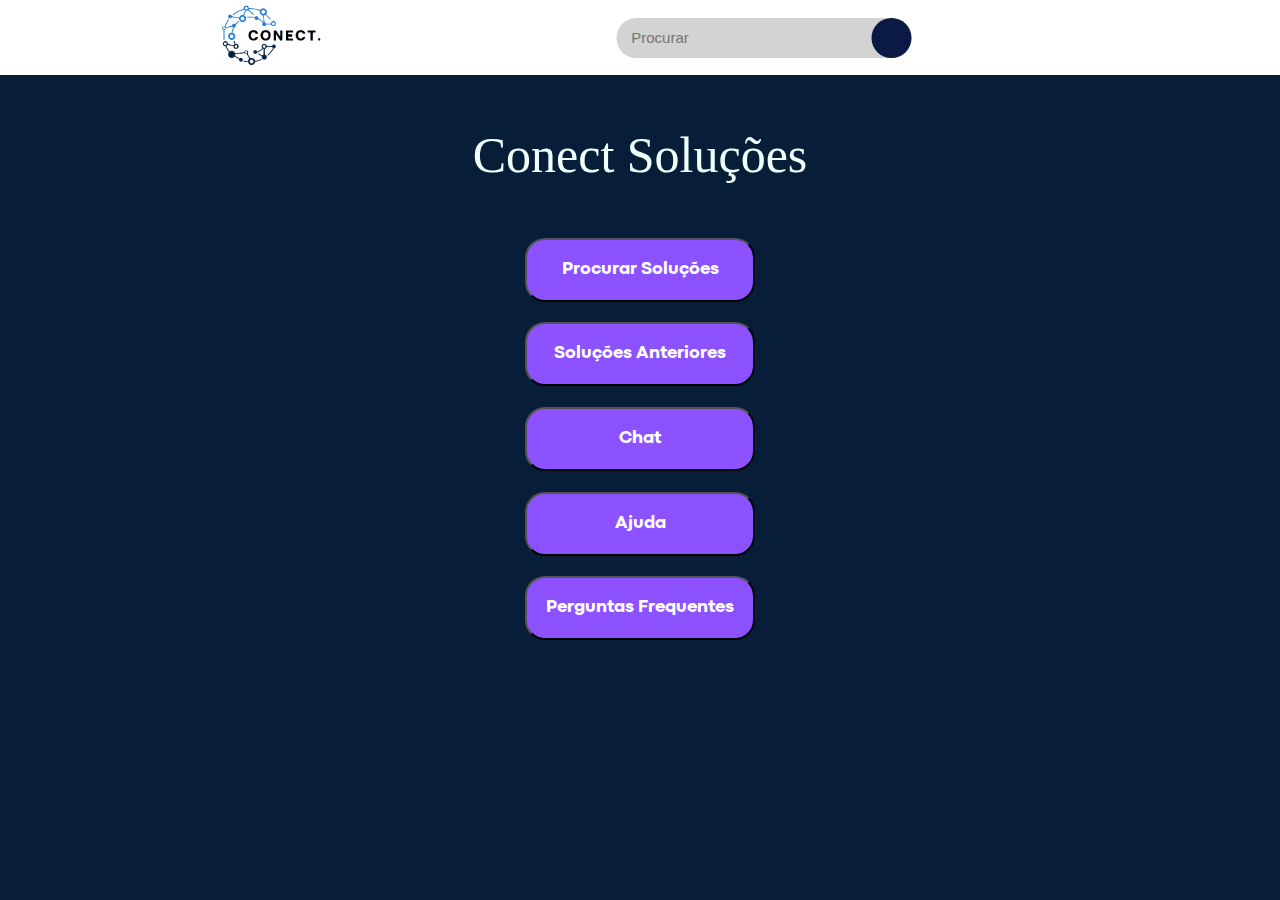
<file: Home-UsuarioComum/index.html>
<!DOCTYPE html>
<html lang="Pt-Br">

<head>
    <meta charset="UTF-8">
    <meta http-equiv="X-UA-Compatible" content="IE=edge">
    <meta name="viewport" content="width=device-width, initial-scale=1.0">
    <link rel="stylesheet" href="./css/style.css">
    <link rel="stylesheet" type="text/css" href="css/fonts.css">
    <link href="https://fonts.googleapis.com/css?family=Poppins:600&display=swap" rel="stylesheet">
    <title>Sua Home</title>
    <link rel="icon" href="./img/Conect-icon2.png">
    <link rel="stylesheet" href="https://cdnjs.cloudflare.com/ajax/libs/font-awesome/6.3.0/css/all.min.css"
        integrity="sha512-SzlrxWUlpfuzQ+pcUCosxcglQRNAq/DZjVsC0lE40xsADsfeQoEypE+enwcOiGjk/bSuGGKHEyjSoQ1zVisanQ=="
        crossorigin="anonymous" referrerpolicy="no-referrer" />

</head>

<body class="fundo">
    <header>
        <a href="home.html"><img id='logo' src="./img/conect-logo.png" alt=""></a>
        <div class="search-box">
            <input class="search-txt" type="text" name="" placeholder="Procurar">
            <a class="search-btn" href="#">
                <i class="fas fa-search"></i>
            </a>
        </div>
    </header>

    <div class="titulo">
        <p>
            Conect Soluções
        </p>
    </div>

    <div class="botoes">
        <a href="../procurar-Tecnico/procurar.html">
            <button id="Programacao" class="b1 botton">
                Procurar Soluções
            </button>
        </a>

        <a href="">
            <button id="Suporte" class="b1">
                Soluções Anteriores
            </button>
        </a>

        <a href="../Chat-Conect/Chat.html">
            <button id="Gerenciamento" class="b1">
                Chat
            </button>
        </a>

        <a href="">
            <button id="Redes" class="b1">
                Ajuda
            </button>
        </a>
        <a href="">
            <button id="Consultoria" class="b1">
                Perguntas Frequentes
            </button>
        </a>
    </div>

    <script src="./javascript/js.js"></script>
</body>

</html>


<script src="./javascript/js.js"></script>
</body>

</html>
</file>
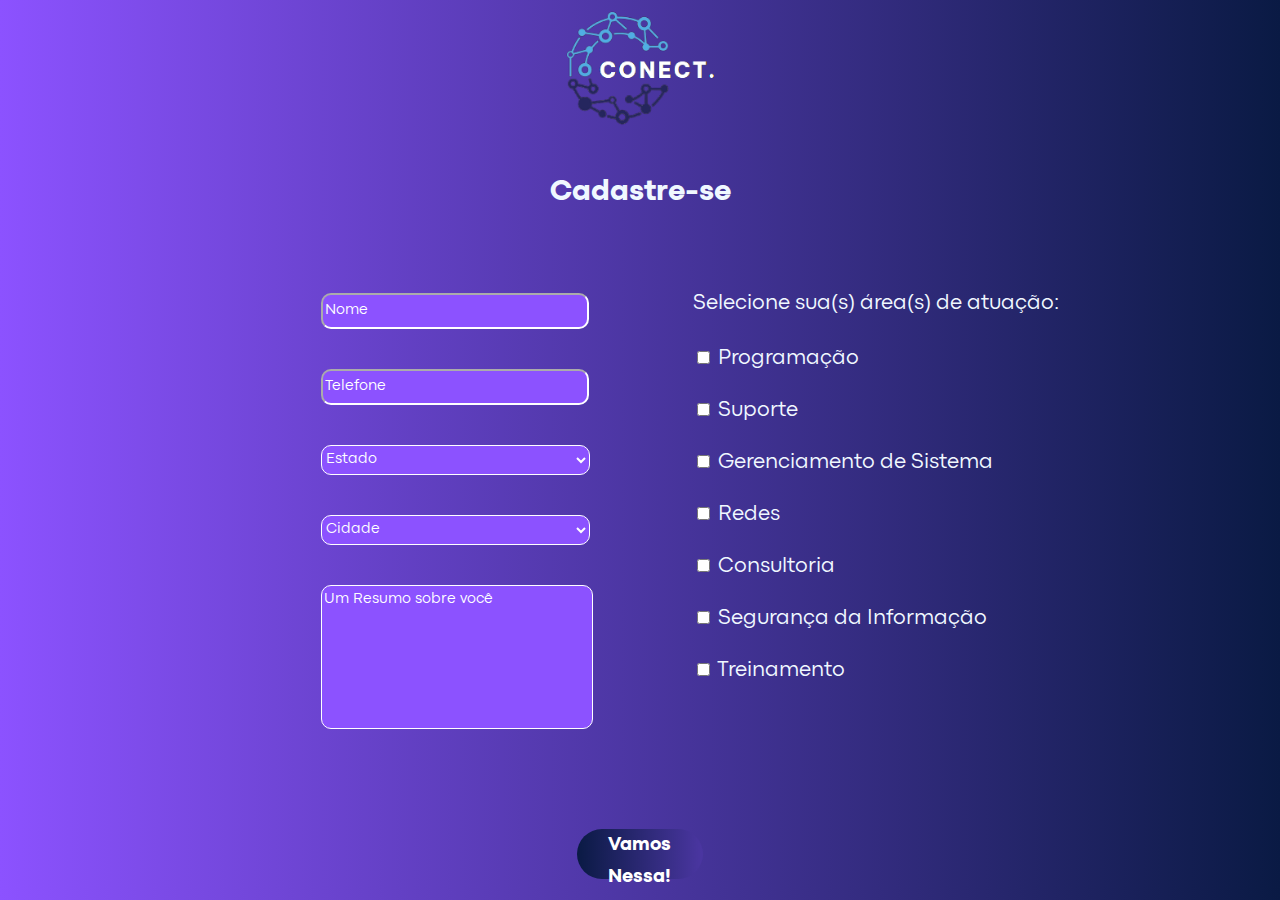
<file: formulário-freelancer/formulario-freelancer-2.html>
<!DOCTYPE html>
<html lang="pt-br">
<head>
    <meta charset="UTF-8">
    <meta http-equiv="X-UA-Compatible" content="IE=edge">
    <meta name="viewport" content="width=device-width, initial-scale=1.0">
    <link rel="stylesheet" href="css/style-2.css">
    <link rel="stylesheet" type="text/css" href="css/fonts.css">

    <title>Cadastro Freelancer - Conect.</title>
    <link rel="icon" href="./img/Conect-icon2.png">
</head>
<body>
    <div>
        <div>
            <div id="topo">
                <img src="img/conect-logo-white.png">
                <h2>Cadastre-se</h2>
            </div>
        </div> 
            
        <div id="cadastro">
            <div id="caixasTexto">
   
                <input type="text" title="Nome" class="input" placeholder="Nome">
            
                <input type="tel" class="input"  placeholder="Telefone">
        
                <select name="Cidade" width="260px" type="text" class="select"  placeholder="Estado">
                    <option value="">Estado</option>
                    <option value="MG">Minas Gerais</option>
                    <option value="ES">Espírito Santo</option>
                    <option value="RJ">Rio de Janeiro</option>
                    <option value="SP">São Paulo</option>
                </select>

                <select name="Cidade" width="260px" type="text" class="select"  placeholder="Cidade">
                    <option value="">Cidade</option>
                    <option value="">Belo Horizonte</option>
                    <option value="">Rio de Janeiro</option>
                    <option value="">São Paulo</option>
                    <option value="">Vitória</option>
                </select>

                <textarea rows=6 class="resumo" style="resize: none"   placeholder="Um Resumo sobre você"></textarea>
                
            </div>
        
            <div id="checkbox">
                <div>
                    <p>Selecione sua(s) área(s) de atuação:</p>
                </div>
                <div>
                    <input type="checkbox">
                    <label>Programação</label>
                </div>
                <div>
                    <input type="checkbox">
                    <label>Suporte</label>
                </div>
                <div>
                    <input type="checkbox">
                    <label>Gerenciamento de Sistema</label>
                </div>
                <div>
                    <input type="checkbox">
                    <label>Redes</label>
                </div>
                <div>
                    <input type="checkbox">
                    <label>Consultoria</label>
                </div>
                <div>
                    <input type="checkbox">
                    <label>Segurança da Informação</label>
                </div>
                <div>
                    <input type="checkbox">
                    <label>Treinamento</label>
                </div>
            </div>
        </div>

        <div id="botao">
            <button type="submit">
                <a href="../perfil-editável/perfil-felipe.html" class="go">Vamos Nessa!</a>
            </button> 
        </div>
    </div>
    <script type="text/javascipt" src="js/localidade.js"></script>
    <script type="text/javascipt" src="js/style.js"></script>
    
</body>
</html>
</file>
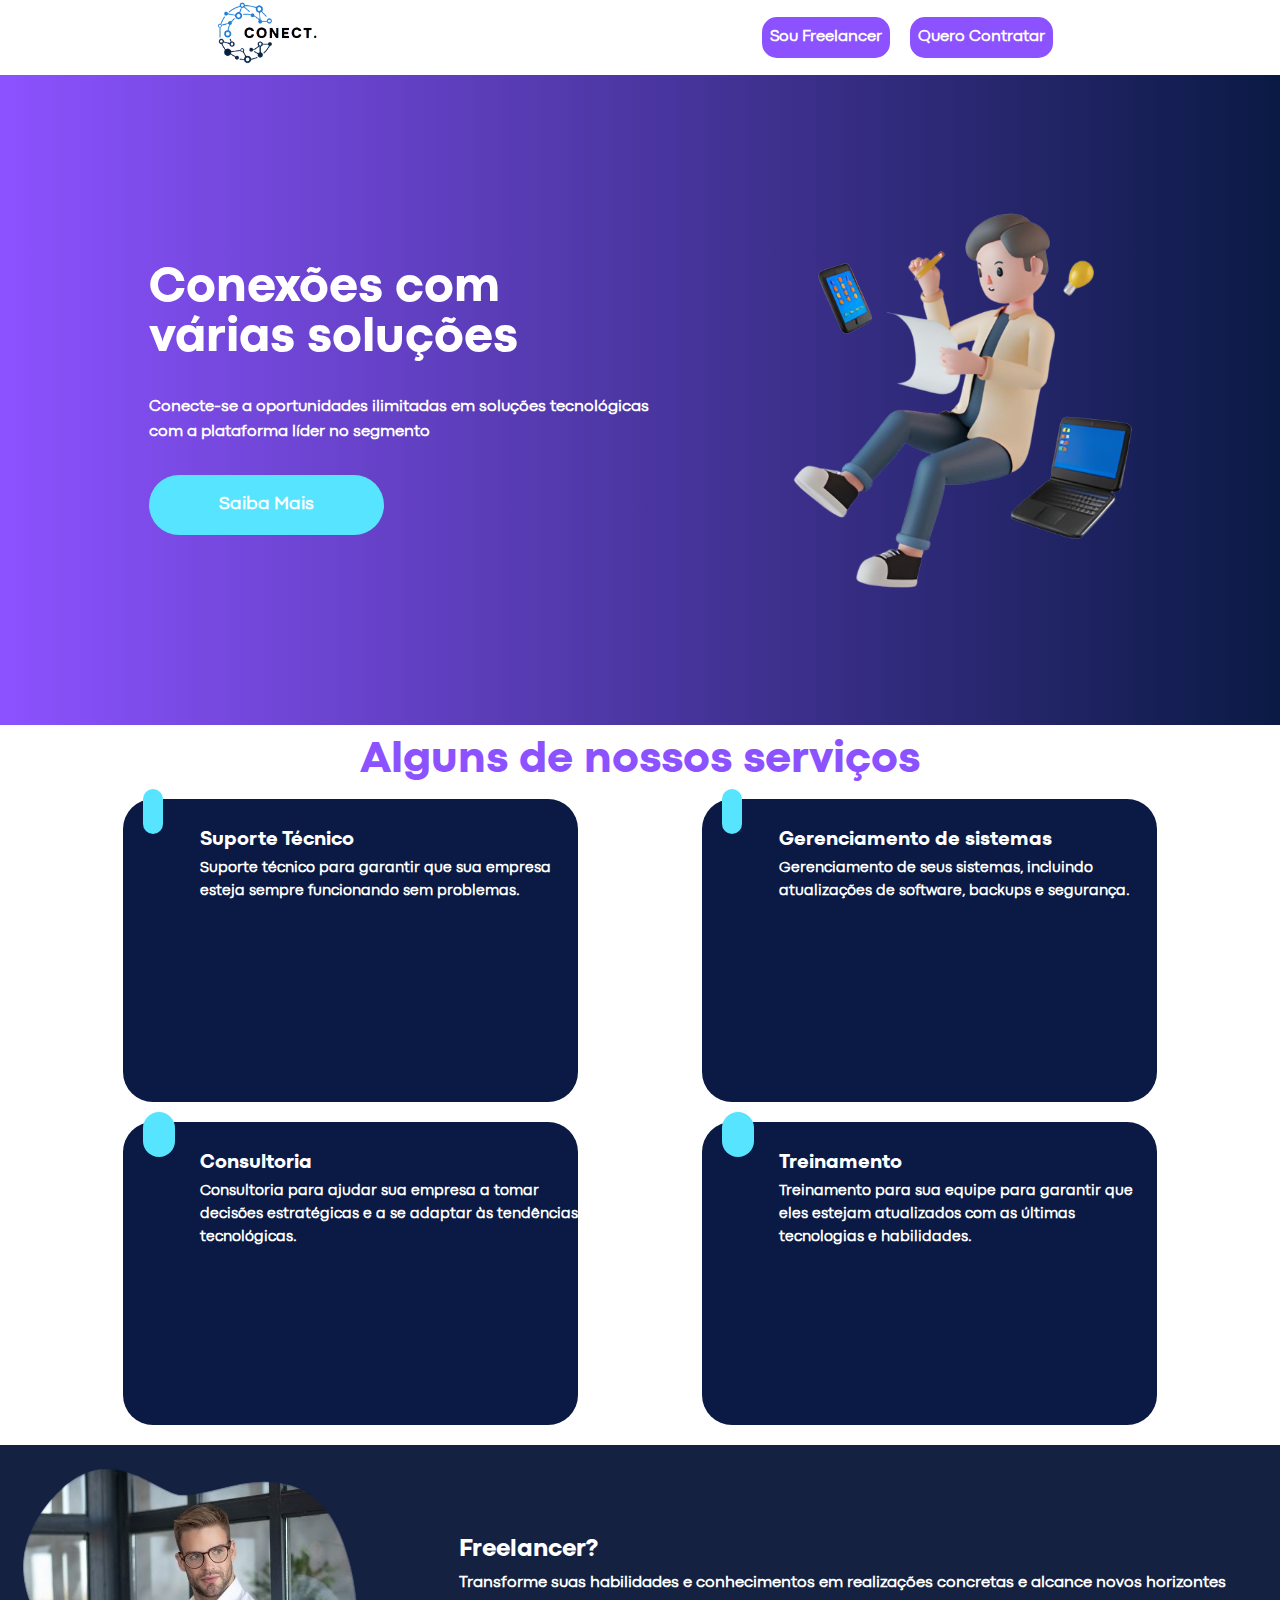
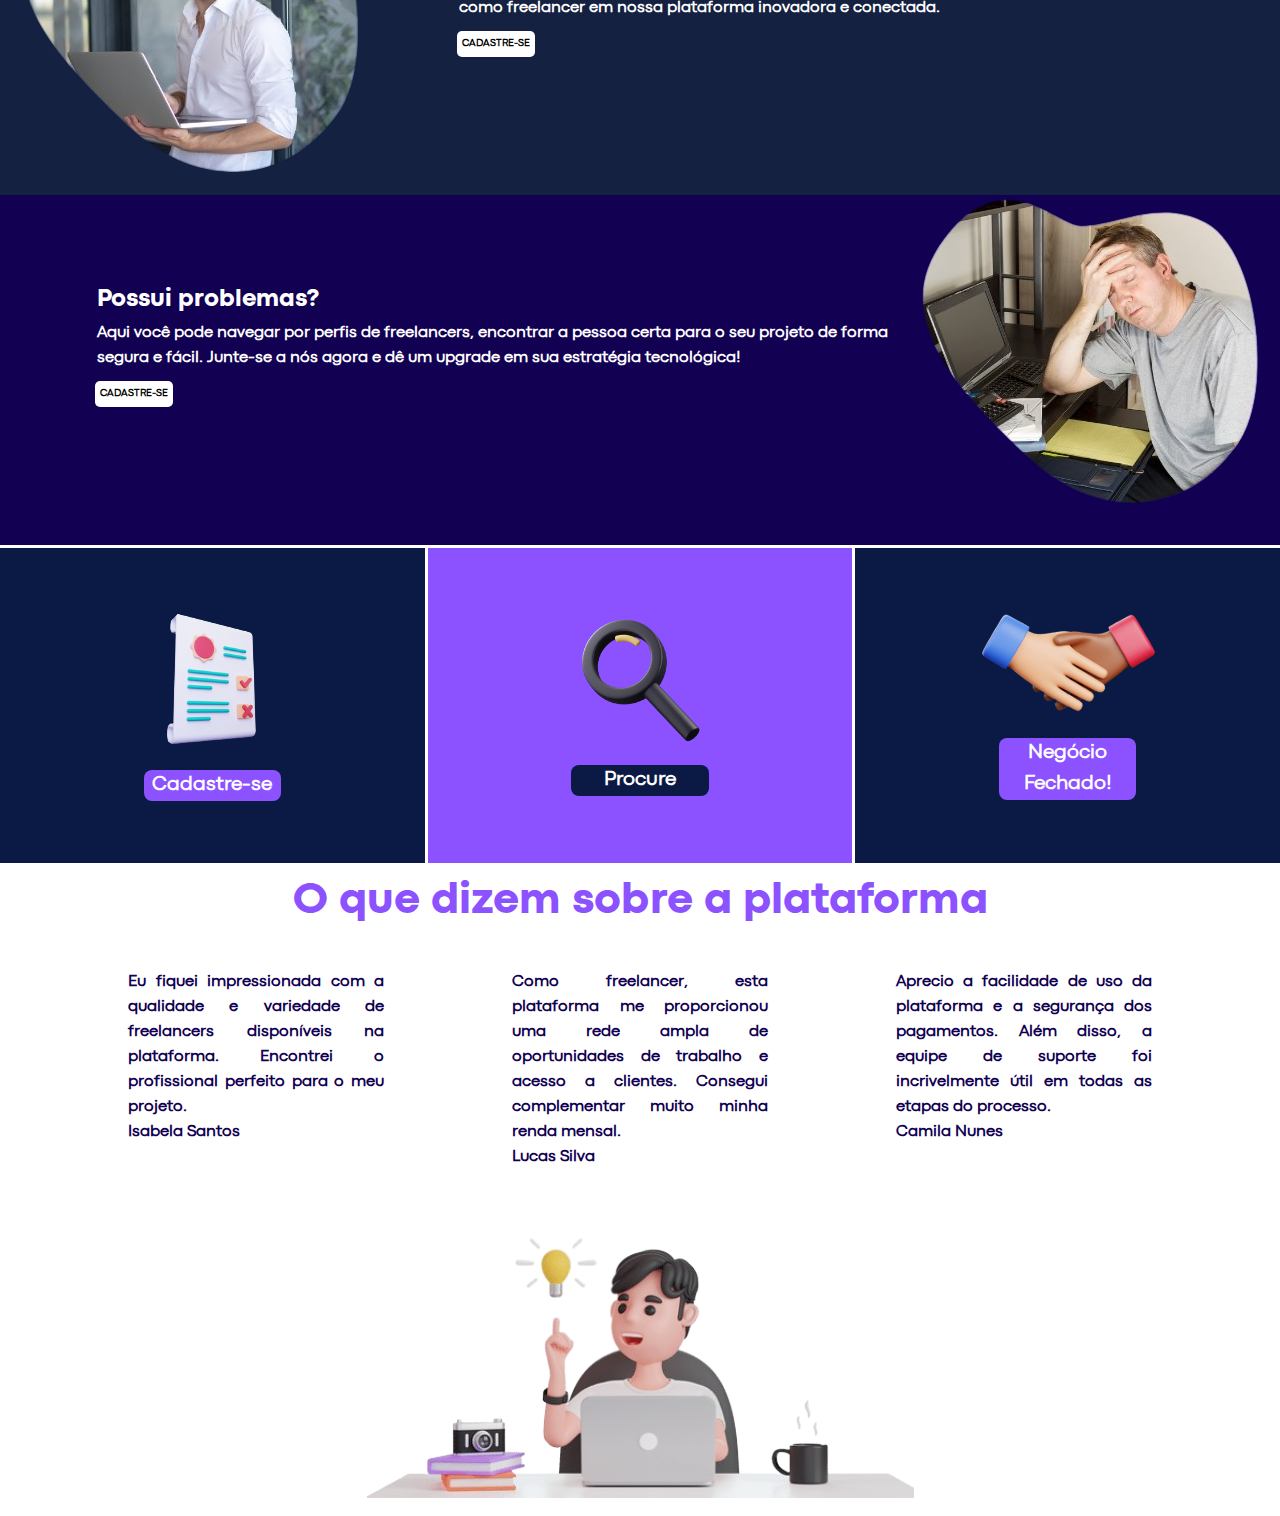
<file: home/home.html>
<!DOCTYPE html>
<html lang="pt-br">
<head>
    <meta charset="UTF-8">
    <meta http-equiv="X-UA-Compatible" content="IE=edge">
    <meta name="viewport" content="width=device-width, initial-scale=1.0">
    <link rel="stylesheet" href="./css/style.css">
    <link rel="stylesheet" href="./css/fonts.css">
    <title>Conect. - CONEXÕES COM VARIAS SOLUÇÕES</title>
    <link rel="icon" href="./img/Conect-Logo-03.png">
    <link rel="stylesheet" href="https://cdnjs.cloudflare.com/ajax/libs/font-awesome/6.3.0/css/all.css" integrity="sha512-+ouAqATs1y4kpPMCHfKHVJwf308zo+tC9dlEYK9rKe7kiP35NiP+Oi35rCFnc16zdvk9aBkDUtEO3tIPl0xN5w==" crossorigin="anonymous" referrerpolicy="no-referrer" />
</head>
<body>
    <header>
        <a href="home.html"><img id='logo' src="./img/conect-logo.png" alt=""></a>
        
        <ul>
            <li><a id="freelancer-login" href="../formulário-freelancer/formulario-freelancer.html">Sou Freelancer</a></li>
            <li><a id="cliente-login" href="../formulário-usuario/formulario-usuario.html">Quero Contratar</a></li>
        </ul>
    </header>
    <main>
        <div id="primeiro">
            <aside>
                <h2 class="chamada">Conexões com</h2>
                <h2 class="chamada">várias soluções</h2>

                <p>Conecte-se a oportunidades ilimitadas em soluções tecnológicas com a plataforma líder no segmento</p>

                <a href="#segundo"><input id="btn-saiba-mais" type="button" value="Saiba Mais"></a>
            </aside>

            <img id="personagem" src="./img/3d-main.png" alt="">
        </div>

        <div id="segundo">
            <h2 class="titulo2">Alguns de nossos serviços</h2>
            <div id="sup-ger">
                <div id="suporte">
                    <div id="testee">
                        <i class="fa-solid fa-screwdriver-wrench fa-2x ferramenta"></i>
                        <h6>Suporte Técnico</h6>
                    </div>
                    <p>
                        Suporte técnico para garantir que sua empresa esteja sempre funcionando sem problemas.
                    </p>
                </div>
                <div id="gerenciamento">
                    <i class="fa-solid fa-desktop fa-2x computador"></i>
                    <h6>Gerenciamento de sistemas</h6>
                    <p>
                        Gerenciamento de seus sistemas, incluindo atualizações de software, backups e segurança.
                    </p>
                </div>
            </div>
            <div id="consul-trei">
                <div id="consultoria">
                    <i class="fa-solid fa-person-chalkboard fa-2x consultoria"></i>
                    <h6>Consultoria</h6>
                    <p>
                        Consultoria para ajudar sua empresa a tomar decisões estratégicas e a se adaptar às tendências tecnológicas.
                    </p>
                </div>
                <div id="treinamento">
                    <i class="fa-solid fa-chalkboard-user fa-2x treinamento"></i>
                    <h6>Treinamento</h6>
                    <p>
                        Treinamento para sua equipe para garantir que eles estejam atualizados com as últimas tecnologias e habilidades.
                    </p>
                </div>
            </div>
        </div>

        <div id="terceiro">
            <div id="freelancer-cad">
                <aside id="freelancer-img">
                    <img src="./img/freelancer-img.png"/>
                </aside>

                <div id="freelancer-txt">
                    <h6>
                        Freelancer?
                    </h6>
                    <p>
                        Transforme suas habilidades e conhecimentos em realizações concretas e alcance novos horizontes como freelancer em nossa plataforma inovadora e conectada.
                    </p>
                    <input id="btn-cadastro-freelancer" type="button" value="CADASTRE-SE">
                </div>
             </div>
            <div id="cliente">
                <div id="cliente-txt">
                    <h6>
                        Possui problemas?
                    </h6>
                    <p>
                        Aqui você pode navegar por perfis de freelancers, encontrar a pessoa certa para o seu projeto de forma segura e fácil. Junte-se a nós agora e dê um upgrade em sua estratégia tecnológica!
                    </p>
                    <input id="btn-cadastro-freelancer" type="button" value="CADASTRE-SE">
                </div>

                <div id="cliente-img">
                    <img src="./img/cliente-img.png"/>
                </div>
            </div>
        </div>

        <div id="quarto">
            <div id="cadastre-se">
                <img src="./img/cadastre-se.png" alt="">
                <p>Cadastre-se</p>
            </div>
            <div id="procure">
                <img src="./img/procure.png" alt="">
                <p>Procure</p>
            </div>
            <div id="negocio">
                <img src="./img/negocio.png" alt="">
                <p>Negócio Fechado!</p>
            </div>
        </div>

        <div id="quinto">
            <h2 class="titulo2">O que dizem sobre a plataforma</h2>
            <div id="avaliacoes">
                <div id="aval-isabela">
                    <i class="fa-sharp fa-solid fa-quote-left fa-2x aspas"></i>
                    <p>
                        Eu fiquei impressionada com a qualidade e variedade de freelancers disponíveis na plataforma. Encontrei o profissional perfeito para o meu projeto.
                    </p>
                    <i class="fa-solid fa-star star"></i>
                    <i class="fa-solid fa-star star"></i>
                    <i class="fa-solid fa-star star"></i>
                    <i class="fa-solid fa-star star"></i>
                    <i class="fa-solid fa-star star"></i>
                    <p>Isabela Santos</p>
                </div>

                <div id="aval-lucas">
                    <i class="fa-sharp fa-solid fa-quote-left fa-2x aspas"></i>
                    <p>
                        Como freelancer, esta plataforma me proporcionou uma rede ampla de oportunidades de trabalho e acesso a clientes. Consegui complementar muito minha renda mensal.
                    </p>
                    <i class="fa-solid fa-star star"></i>
                    <i class="fa-solid fa-star star"></i>
                    <i class="fa-solid fa-star star"></i>
                    <i class="fa-solid fa-star star"></i>
                    <i class="fa-solid fa-star star"></i>
                    <p>Lucas Silva</p>
                </div>

                <div id="aval-camila">
                    <i class="fa-sharp fa-solid fa-quote-left fa-2x aspas"></i>
                    <p>
                        Aprecio a facilidade de uso da plataforma e a segurança dos pagamentos. Além disso, a equipe de suporte foi incrivelmente útil em todas as etapas do processo.
                    </p>
                    <i class="fa-solid fa-star star"></i>
                    <i class="fa-solid fa-star star"></i>
                    <i class="fa-solid fa-star star"></i>
                    <i class="fa-solid fa-star star"></i>
                    <i class="fa-solid fa-star star"></i>
                    <p>Camila Nunes</p>
                </div>
            </div>

            <img src="./img/pensando.png" alt="" id="img-teste">
        </div>
    </main>
</body>
</html>
</file>
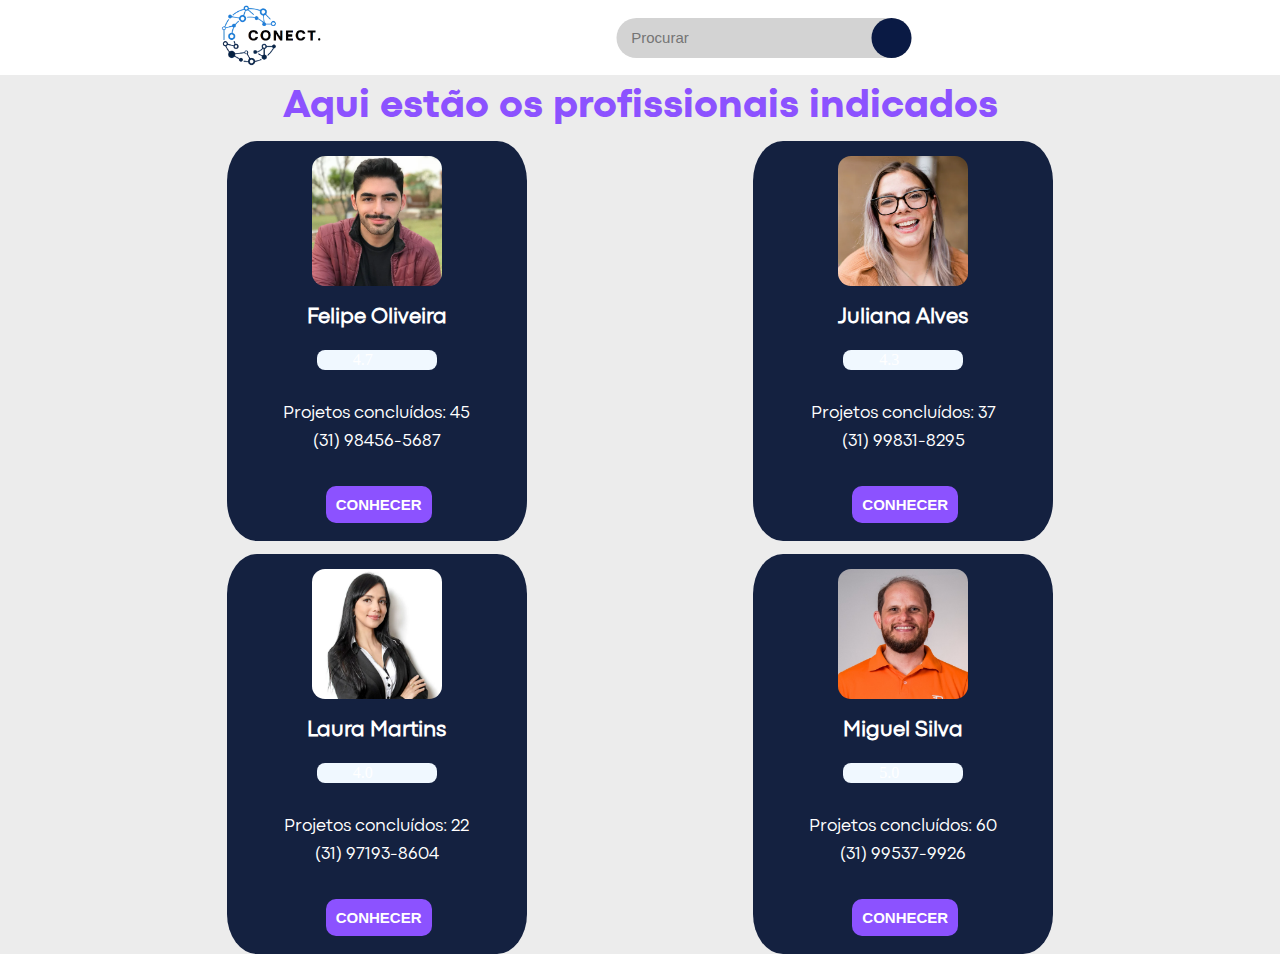
<file: pag-perfis/escolha-perfil.html>
<!DOCTYPE html>
<html lang="pt-br">

<head>
    <meta charset="UTF-8">
    <meta http-equiv="X-UA-Compatible" content="IE=edge">
    <meta name="viewport" content="width=], initial-scale=1.0">
    <link rel="stylesheet" type="text/css" href="./style.css" />
    <link rel="stylesheet" href="css/font.css">
    <link rel="stylesheet" href="https://cdnjs.cloudflare.com/ajax/libs/font-awesome/6.3.0/css/all.min.css" integrity="sha512-SzlrxWUlpfuzQ+pcUCosxcglQRNAq/DZjVsC0lE40xsADsfeQoEypE+enwcOiGjk/bSuGGKHEyjSoQ1zVisanQ==" crossorigin="anonymous" referrerpolicy="no-referrer" />

    <title>Conect. - ESCOLHA O PROFISSIONAL</title>
    <link rel="icon" href="img/letra-c.png">
</head>

<body>

    <header>
        <a href="../home/home.html"><img id='logo' src="./img/conect-logo.png" alt=""></a>

        <div class="search-box">
            <input class="search-txt" type="text" name="" placeholder="Procurar">
            <a class="search-btn" href="#">
              <i class="fas fa-search"></i>
            </a>
        </div>
    </header>

    <div id="titulo">
        Aqui estão os profissionais indicados
    </div>

    <!-- Parte do Felipe -->
    <div id="felipe-juliana">
        <div id="fundo">
            <div id="freelancer-cad">


                <img src="./img/felipe.png" id="felipe-img" />


                <div id="titulofelipe-txt">
                    <h6>
                        Felipe Oliveira
                    </h6>
                </div>

                <div id="notas-fundo">

                    <div id="estrela">
                        <i class="fa-solid fa-star estrelas"></i>
                        <i class="fa-solid fa-star estrelas"></i>
                        <i class="fa-solid fa-star estrelas"></i>
                        <i class="fa-solid fa-star estrelas"></i>
                        <i class="fa-solid fa-star-half-stroke estrelas"></i>
                    </div>

                    <div id="notas">
                        <p>4.7</p>
                    </div>

                </div>

                <div id="felipe-txt">
                    <p>
                        Projetos concluídos: 45
                    </p>

                    <div id="felipe-numero">

                        <p>
                            (31) 98456-5687
                        </p>
                    </div>

                </div>

                <a href="../perfil/perfil-felipe.html"><input id="btn-cadastro-freelancer" type="button" value="CONHECER"></a>
            </div>
        </div>

        <!-- Parte do Felipe -->


        


        <!-- Parte do Juliana -->


        <div id="fundo-juliana">
            <div id="freelancer-cad">


                <img src="./img/juliana.png" id="felipe-img" />


                <div id="titulofelipe-txt">
                    <h6>
                        Juliana Alves
                    </h6>
                </div>

                <div id="notas-fundo">

                    <div id="estrela">
                        <i class="fa-solid fa-star estrelas"></i>
                        <i class="fa-solid fa-star estrelas"></i>
                        <i class="fa-solid fa-star estrelas"></i>
                        <i class="fa-solid fa-star estrelas"></i>
                        <i class="fa-solid fa-star-half-stroke estrelas"></i>
                    </div>

                    <div id="notas">
                        <p>4.3</p>
                    </div>

                </div>

                <div id="felipe-txt">
                    <p>
                        Projetos concluídos: 37
                    </p>

                    <div id="felipe-numero">

                        <p>
                            (31) 99831-8295
                        </p>
                    </div>

                </div>

                <a href="../perfil/Juliana.html"><input id="btn-cadastro-freelancer" type="button" value="CONHECER"></a>
            </div>
        </div>
    </div>
    <!-- Parte da Juliana acima -->

    <!-- Parte do Laura -->
    <div id="laura-miguel">
        <div id="fundo">
            <div id="freelancer-cad">


                <img src="./img/laura.png" id="felipe-img" />


                <div id="titulofelipe-txt">
                    <h6>
                        Laura Martins
                    </h6>
                </div>

                <div id="notas-fundo">

                    <div id="estrela">
                        <i class="fa-solid fa-star estrelas"></i>
                        <i class="fa-solid fa-star estrelas"></i>
                        <i class="fa-solid fa-star estrelas"></i>
                        <i class="fa-solid fa-star estrelas"></i>
                        <i class="fa-regular fa-star estrelas"></i>
                    </div>

                    <div id="notas">
                        <p>4.0</p>
                    </div>

                </div>

                <div id="felipe-txt">
                    <p>
                        Projetos concluídos: 22
                    </p>

                    <div id="felipe-numero">

                        <p>
                            (31) 97193-8604
                        </p>
                    </div>

                </div>

                <a href="../perfil/perfil-laura.html"><input id="btn-cadastro-freelancer" type="button" value="CONHECER"></a>
            </div>
        </div>

        <!-- Parte do Laura -->

        <!-- Parte da Miguel abaixo -->


        <div id="fundo-miguel">
            <div id="freelancer-cad">


                <img src="./img/miguel.png" id="felipe-img" />


                <div id="titulofelipe-txt">
                    <h6>
                        Miguel Silva
                    </h6>
                </div>

                <div id="notas-fundo">

                    <div id="estrela">
                        <i class="fa-solid fa-star estrelas"></i>
                        <i class="fa-solid fa-star estrelas"></i>
                        <i class="fa-solid fa-star estrelas"></i>
                        <i class="fa-solid fa-star estrelas"></i>
                        <i class="fa-solid fa-star estrelas"></i>
                    </div>

                    <div id="notas">
                        <p>5.0</p>
                    </div>

                </div>

                <div id="felipe-txt">
                    <p>
                        Projetos concluídos: 60
                    </p>

                    <div id="felipe-numero">

                        <p>
                            (31) 99537-9926
                        </p>
                    </div>

                </div>

                <a href="../perfil/perfil2.html"><input id="btn-cadastro-freelancer" type="button" value="CONHECER"></a>
            </div>
        </div>
    </div>



</body>

</html>
</file>
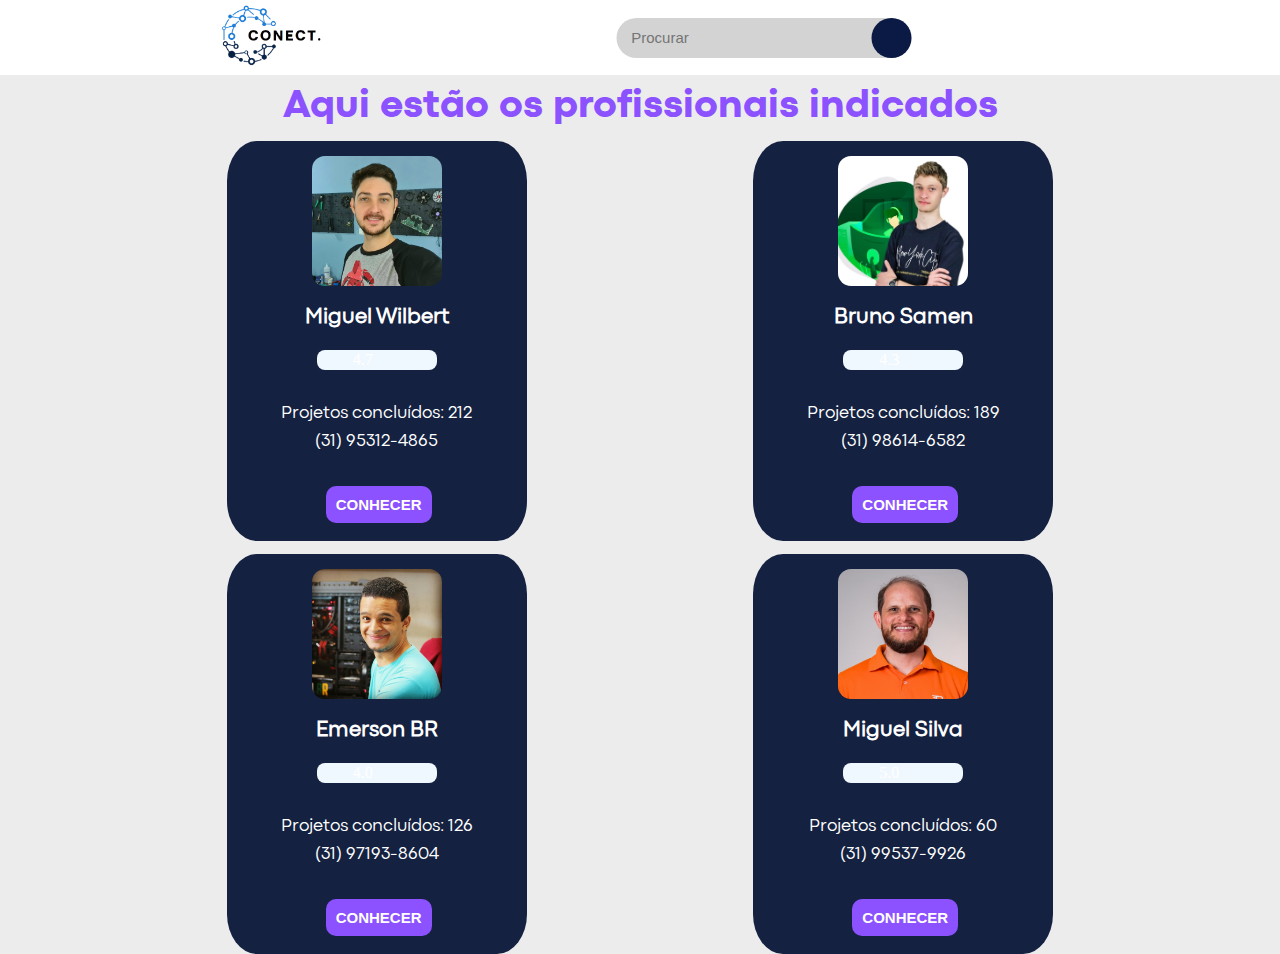
<file: pag-perfis/escolhaPerfilSuporte.html>
<!DOCTYPE html>
<html lang="pt-br">

<head>
    <meta charset="UTF-8">
    <meta http-equiv="X-UA-Compatible" content="IE=edge">
    <meta name="viewport" content="width=], initial-scale=1.0">
    <link rel="stylesheet" type="text/css" href="./style.css" />
    <link rel="stylesheet" href="css/font.css">
    <link rel="stylesheet" href="https://cdnjs.cloudflare.com/ajax/libs/font-awesome/6.3.0/css/all.min.css" integrity="sha512-SzlrxWUlpfuzQ+pcUCosxcglQRNAq/DZjVsC0lE40xsADsfeQoEypE+enwcOiGjk/bSuGGKHEyjSoQ1zVisanQ==" crossorigin="anonymous" referrerpolicy="no-referrer" />

    <title>Conect. - ESCOLHA O PROFISSIONAL</title>
    <link rel="icon" href="img/letra-c.png">
</head>

<body>

    <header>
        <a href="../home/home.html"><img id='logo' src="./img/conect-logo.png" alt=""></a>

        <div class="search-box">
            <input class="search-txt" type="text" name="" placeholder="Procurar">
            <a class="search-btn" href="#">
              <i class="fas fa-search"></i>
            </a>
        </div>
    </header>

    <div id="titulo">
        Aqui estão os profissionais indicados
    </div>

    <!-- Parte do Felipe -->
    <div id="felipe-juliana">
        <div id="fundo">
            <div id="freelancer-cad">


                <img src="./img/suporte/MiguelWilbert.jpg" id="felipe-img" />


                <div id="titulofelipe-txt">
                    <h6>
                        Miguel Wilbert
                    </h6>
                </div>

                <div id="notas-fundo">

                    <div id="estrela">
                        <i class="fa-solid fa-star estrelas"></i>
                        <i class="fa-solid fa-star estrelas"></i>
                        <i class="fa-solid fa-star estrelas"></i>
                        <i class="fa-solid fa-star estrelas"></i>
                        <i class="fa-solid fa-star-half-stroke estrelas"></i>
                    </div>

                    <div id="notas">
                        <p>4.7</p>
                    </div>

                </div>

                <div id="felipe-txt">
                    <p>
                        Projetos concluídos: 212
                    </p>

                    <div id="felipe-numero">

                        <p>
                            (31) 95312-4865
                        </p>
                    </div>

                </div>

                <a href="../perfil/perfil-mw.html"><input id="btn-cadastro-freelancer" type="button" value="CONHECER"></a>
            </div>
        </div>

        <!-- Parte do MW -->


        


        <!-- Parte do Bruno -->


        <div id="fundo-juliana">
            <div id="freelancer-cad">


                <img src="./img/suporte/TecnoArt-perfil.jpg" id="felipe-img" />


                <div id="titulofelipe-txt">
                    <h6>
                        Bruno Samen
                    </h6>
                </div>

                <div id="notas-fundo">

                    <div id="estrela">
                        <i class="fa-solid fa-star estrelas"></i>
                        <i class="fa-solid fa-star estrelas"></i>
                        <i class="fa-solid fa-star estrelas"></i>
                        <i class="fa-solid fa-star estrelas"></i>
                        <i class="fa-solid fa-star-half-stroke estrelas"></i>
                    </div>

                    <div id="notas">
                        <p>4.3</p>
                    </div>

                </div>

                <div id="felipe-txt">
                    <p>
                        Projetos concluídos: 189
                    </p>

                    <div id="felipe-numero">

                        <p>
                            (31) 98614-6582
                        </p>
                    </div>

                </div>

                <a href="../perfil/perfil-bruno.html"><input id="btn-cadastro-freelancer" type="button" value="CONHECER"></a>
            </div>
        </div>
    </div>
    <!-- Parte da Bruno acima -->

    <!-- Parte do Emerson -->
    <div id="laura-miguel">
        <div id="fundo">
            <div id="freelancer-cad">


                <img src="./img/suporte/Emerson.jpg" id="felipe-img" />


                <div id="titulofelipe-txt">
                    <h6>
                        Emerson BR
                    </h6>
                </div>

                <div id="notas-fundo">

                    <div id="estrela">
                        <i class="fa-solid fa-star estrelas"></i>
                        <i class="fa-solid fa-star estrelas"></i>
                        <i class="fa-solid fa-star estrelas"></i>
                        <i class="fa-solid fa-star estrelas"></i>
                        <i class="fa-regular fa-star estrelas"></i>
                    </div>

                    <div id="notas">
                        <p>4.0</p>
                    </div>

                </div>

                <div id="felipe-txt">
                    <p>
                        Projetos concluídos: 126
                    </p>

                    <div id="felipe-numero">

                        <p>
                            (31) 97193-8604
                        </p>
                    </div>

                </div>

                <a href="../perfil/perfil-emerson.html"><input id="btn-cadastro-freelancer" type="button" value="CONHECER"></a>
            </div>
        </div>

        <!-- Parte do Emerson -->

        <!-- Parte da Miguel abaixo -->


        <div id="fundo-miguel">
            <div id="freelancer-cad">


                <img src="./img/miguel.png" id="felipe-img" />


                <div id="titulofelipe-txt">
                    <h6>
                        Miguel Silva
                    </h6>
                </div>

                <div id="notas-fundo">

                    <div id="estrela">
                        <i class="fa-solid fa-star estrelas"></i>
                        <i class="fa-solid fa-star estrelas"></i>
                        <i class="fa-solid fa-star estrelas"></i>
                        <i class="fa-solid fa-star estrelas"></i>
                        <i class="fa-solid fa-star estrelas"></i>
                    </div>

                    <div id="notas">
                        <p>5.0</p>
                    </div>

                </div>

                <div id="felipe-txt">
                    <p>
                        Projetos concluídos: 60
                    </p>

                    <div id="felipe-numero">

                        <p>
                            (31) 99537-9926
                        </p>
                    </div>

                </div>

                <a href="../perfil/perfil2.html"><input id="btn-cadastro-freelancer" type="button" value="CONHECER"></a>
            </div>
        </div>
    </div>



</body>

</html>
</file>
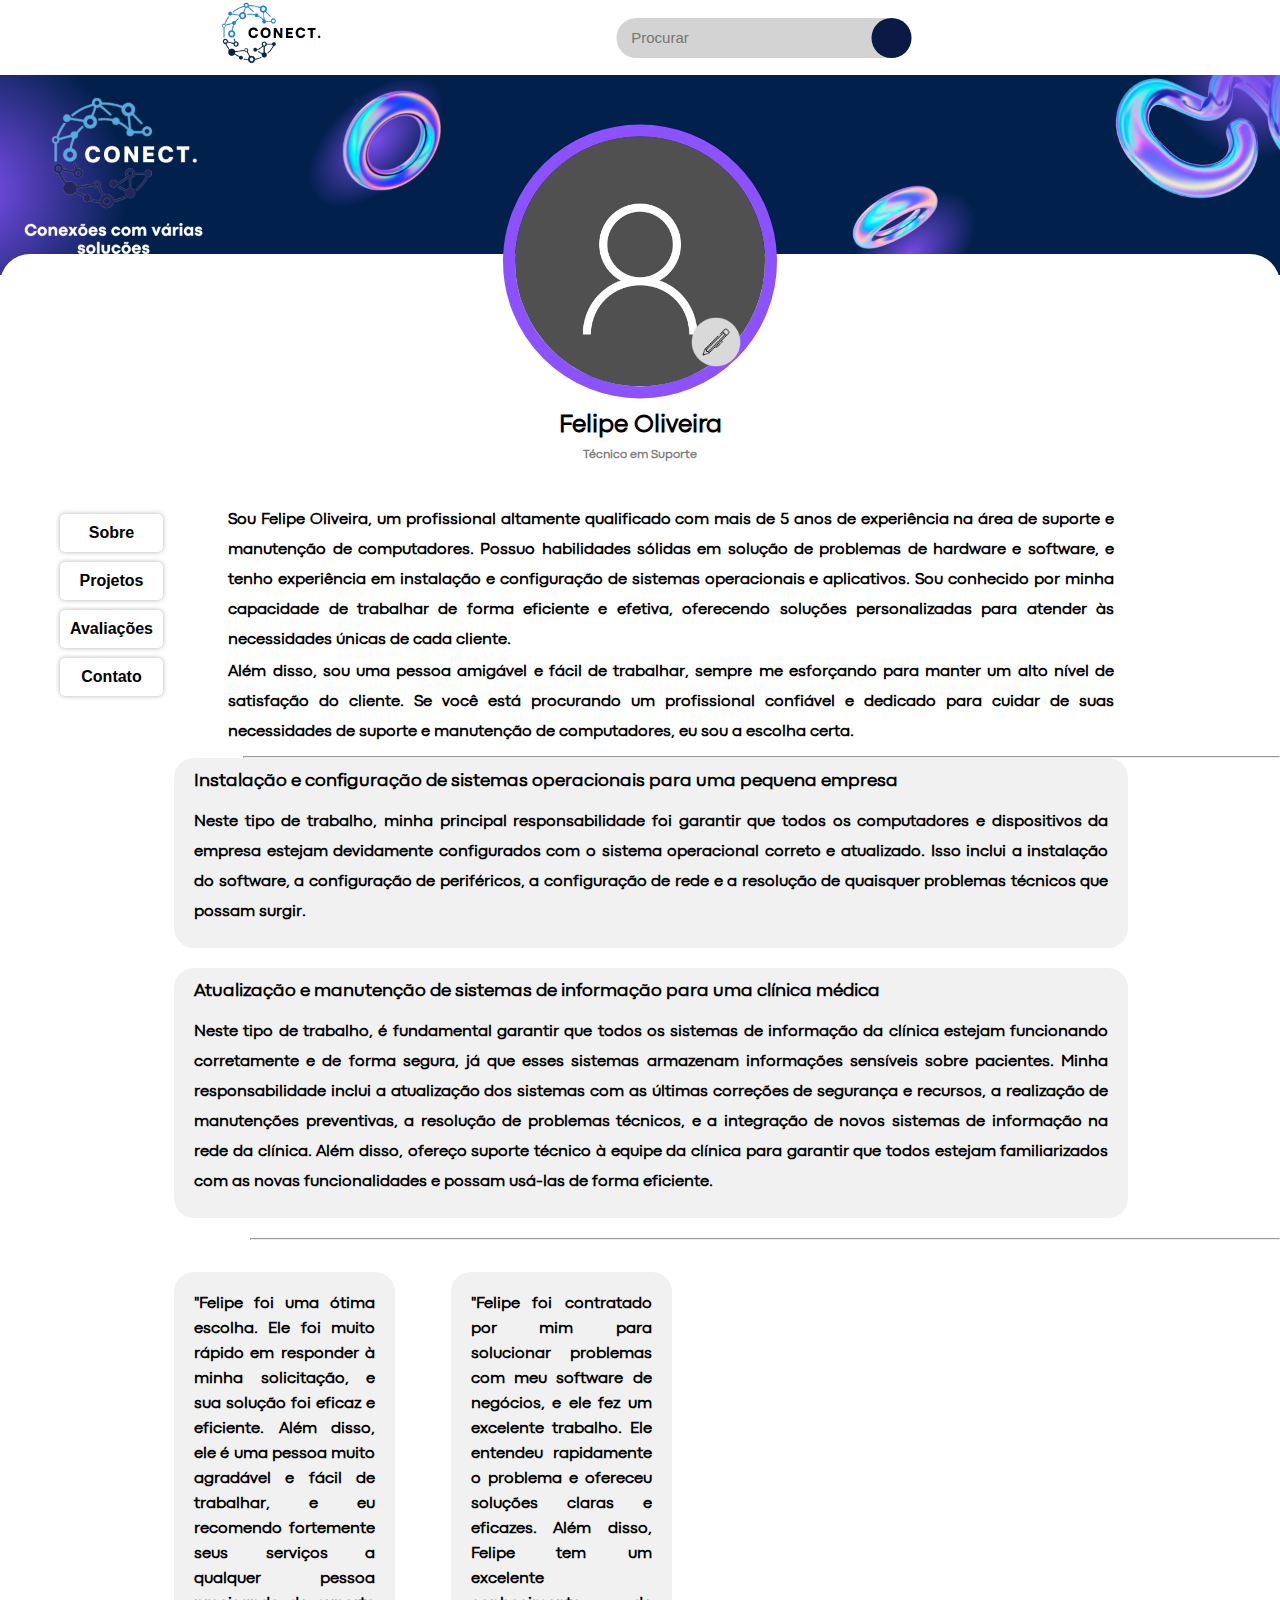
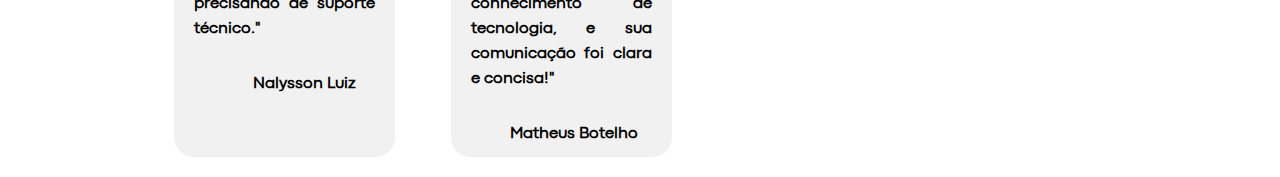
<file: perfil-editável/perfil-felipe.html>
<!DOCTYPE html>
<html lang="pt-br">
<head>
    <meta charset="UTF-8">
    <meta http-equiv="X-UA-Compatible" content="IE=edge">
    <meta name="viewport" content="width=device-width, initial-scale=1.0">
    <link rel="stylesheet" href="./css/felipe.css">
    <link rel="stylesheet" href="./css/fonts.css">
    <title>Conect. - FELIPE OLIVEIRA</title>
    <link rel="icon" href="./img/Conect-icon2.png">
    <link rel="stylesheet" href="https://cdnjs.cloudflare.com/ajax/libs/font-awesome/6.3.0/css/all.css" integrity="sha512-+ouAqATs1y4kpPMCHfKHVJwf308zo+tC9dlEYK9rKe7kiP35NiP+Oi35rCFnc16zdvk9aBkDUtEO3tIPl0xN5w==" crossorigin="anonymous" referrerpolicy="no-referrer" />
</head>
<body>
    <header>
        <a href="../home/home.html"><img id='logo' src="./img/conect-logo.png" alt=""></a>

        <div class="search-box">
            <input class="search-txt" type="text" name="" placeholder="Procurar">
            <a class="search-btn" href="#">
              <i class="fas fa-search"></i>
            </a>
        </div>
    </header>

    <main>
        <div class="pai">
            <div id="banner">
                <img src="./img/banner-padrão.png"/>
            </div>
            
            <div id="perfil">
                <div id="foto">
                    <img id="fototeste" src="./img/perfil-padrao.jpg" alt="">
                    <h5>Felipe Oliveira</h5>
                    <h6>Técnico em Suporte</h6>
                </div>

                <label id="editar" for="edita">
                    <img id="lapis" src="./img/lapis.png" >
                </label>
                <input type="file" id="edita" accept="image/*">
               
                <div id="texto">
                    <div id="ull">
                        <ul id="ul">
                            <li>Sobre</li>
                            <li>Projetos</li>
                            <li>Avaliações</li>
                            <li>Contato</li>
                        </ul>
                    </div>

                    <div id="txt">
                        <p>
                            Sou Felipe Oliveira, um profissional altamente qualificado com mais de 5 anos de experiência na área de suporte e manutenção de computadores. Possuo habilidades sólidas em solução de problemas de hardware e software, e tenho experiência em instalação e configuração de sistemas operacionais e aplicativos. Sou conhecido por minha capacidade de trabalhar de forma eficiente e efetiva, oferecendo soluções personalizadas para atender às necessidades únicas de cada cliente.
                        </p>
                            
                        <p>
                            Além disso, sou uma pessoa amigável e fácil de trabalhar, sempre me esforçando para manter um alto nível de satisfação do cliente. Se você está procurando um profissional confiável e dedicado para cuidar de suas necessidades de suporte e manutenção de computadores, eu sou a escolha certa.
                        </p>

                        <hr/>
                        
                    </div>
                </div>

                <div class="projetos">
                    <h5 id="title">Instalação e configuração de sistemas operacionais para uma pequena empresa</h5>
                    <p>
                        Neste tipo de trabalho, minha principal responsabilidade foi garantir que todos os computadores e dispositivos da empresa estejam devidamente configurados com o sistema operacional correto e atualizado. Isso inclui a instalação do software, a configuração de periféricos, a configuração de rede e a resolução de quaisquer problemas técnicos que possam surgir.
                    </p>
                </div>

                <div class="projetos">
                    <h5 id="title">Atualização e manutenção de sistemas de informação para uma clínica médica</h5>
                    <p>
                        Neste tipo de trabalho, é fundamental garantir que todos os sistemas de informação da clínica estejam funcionando corretamente e de forma segura, já que esses sistemas armazenam informações sensíveis sobre pacientes. Minha responsabilidade inclui a atualização dos sistemas com as últimas correções de segurança e recursos, a realização de manutenções preventivas, a resolução de problemas técnicos, e a integração de novos sistemas de informação na rede da clínica. Além disso, ofereço suporte técnico à equipe da clínica para garantir que todos estejam familiarizados com as novas funcionalidades e possam usá-las de forma eficiente.
                    </p>
                </div>

                <hr id="hr2"/>

                <div id="avaliacoes">
                    <div class="uh">
                        <p>
                            "Felipe foi uma ótima escolha. Ele foi muito rápido em responder à minha solicitação, e sua solução foi eficaz e eficiente. Além disso, ele é uma pessoa muito agradável e fácil de trabalhar, e eu recomendo fortemente seus serviços a qualquer pessoa precisando de suporte técnico."
                        </p>

                        <div class="todes">
                            <div class="icones">
                                <i class="fa-sharp fa-solid fa-star"></i>
                                <i class="fa-sharp fa-solid fa-star"></i>
                                <i class="fa-sharp fa-solid fa-star"></i>
                                <i class="fa-sharp fa-solid fa-star"></i>
                                <i class="fa-sharp fa-solid fa-star"></i>
                            </div>
                            <p>Nalysson Luiz</p>
                        </div>

                    </div>
                    <div class="uh">
                        <p>
                            "Felipe foi contratado por mim para solucionar problemas com meu software de negócios, e ele fez um excelente trabalho. Ele entendeu rapidamente o problema e ofereceu soluções claras e eficazes. Além disso, Felipe tem um excelente conhecimento de tecnologia, e sua comunicação foi clara e concisa!"
                        </p>
                        <div class="todes">
                            <div class="icones">
                                <i class="fa-sharp fa-solid fa-star"></i>
                                <i class="fa-sharp fa-solid fa-star"></i>
                                <i class="fa-sharp fa-solid fa-star"></i>
                                <i class="fa-sharp fa-solid fa-star"></i>
                                <i class="fa-sharp fa-solid fa-star"></i>
                            </div>
                            <p>Matheus Botelho</p>
                        </div>
                    </div>
                </div>

            </div>

            

        </div>

    </main>
</body>
</html>
</file>
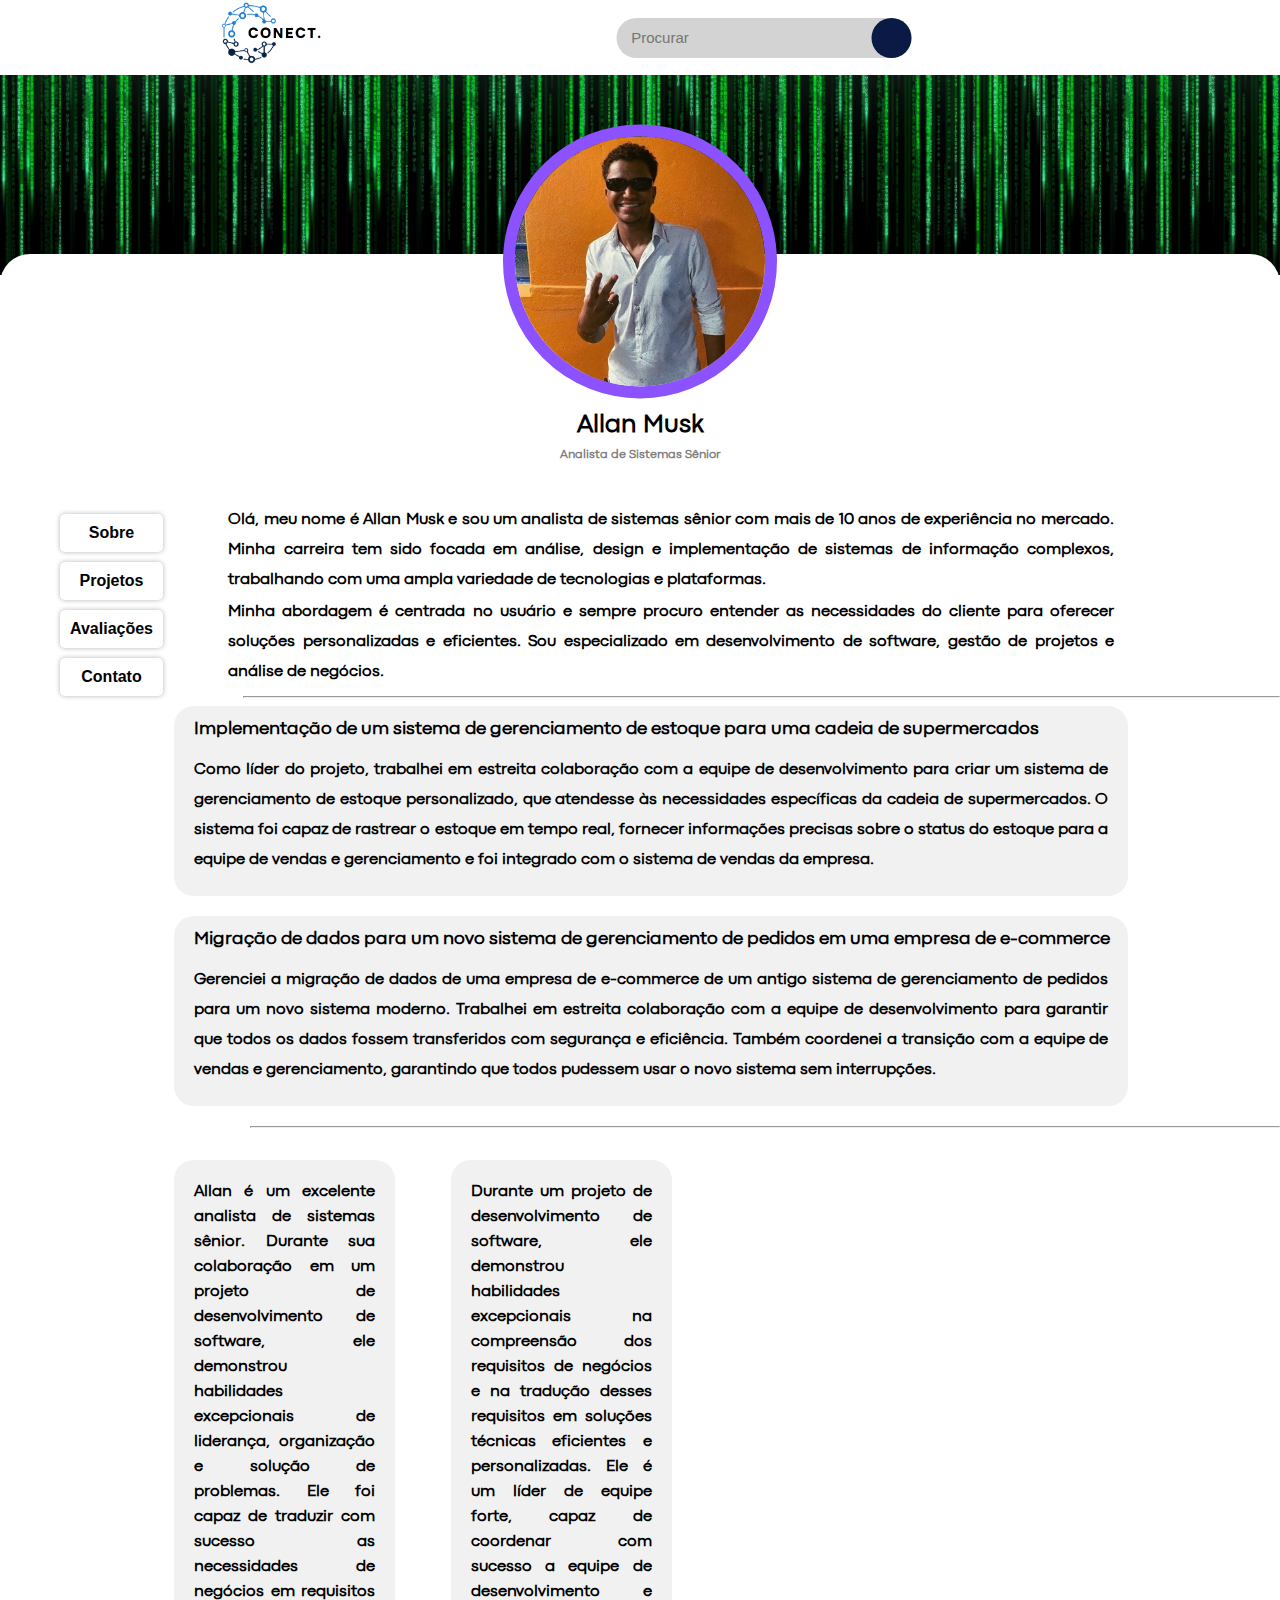
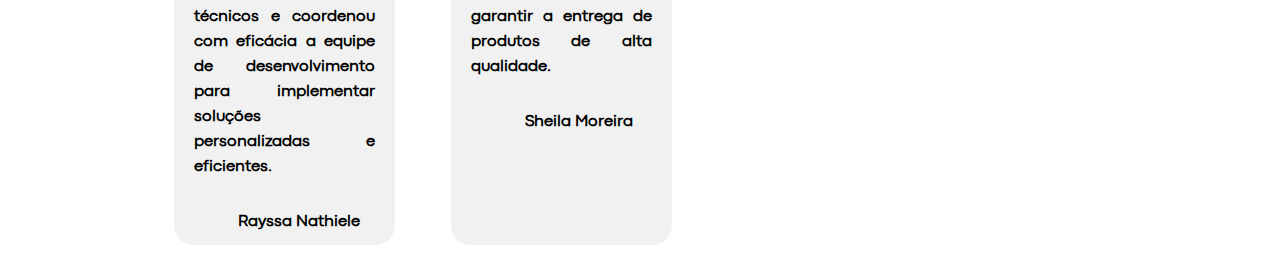
<file: perfil/perfil-allan.html>
<!DOCTYPE html>
<html lang="pt-br">
<head>
    <meta charset="UTF-8">
    <meta http-equiv="X-UA-Compatible" content="IE=edge">
    <meta name="viewport" content="width=device-width, initial-scale=1.0">
    <link rel="stylesheet" href="./css/laura.css">
    <link rel="stylesheet" href="./css/fonts.css">
    <title>Allan Musk - Conect.</title>
    <link rel="icon" href="img/letra-c.png">
    <link rel="stylesheet" href="https://cdnjs.cloudflare.com/ajax/libs/font-awesome/6.3.0/css/all.css" integrity="sha512-+ouAqATs1y4kpPMCHfKHVJwf308zo+tC9dlEYK9rKe7kiP35NiP+Oi35rCFnc16zdvk9aBkDUtEO3tIPl0xN5w==" crossorigin="anonymous" referrerpolicy="no-referrer" />
</head>
<body>
    <header>
        <a href="../home/home.html"><img id='logo' src="./img/conect-logo.png" alt=""></a>

        <div class="search-box">
            <input class="search-txt" type="text" name="" placeholder="Procurar">
            <a class="search-btn" href="#">
              <i class="fas fa-search"></i>
            </a>
        </div>
    </header>

    <main>
        <div class="pai">
            <div id="banner">
                <img src="./img/wallpaper-allan.png"/>
            </div>
            
            <div id="perfil">
                <div id="foto">
                    <img src="./img/perfil-allan.jpeg" alt="">
                    <h5>Allan Musk</h5>
                    <h6>Analista de Sistemas Sênior</h6>
                </div>
            

                

                <div id="texto">
                    <div id="ull">
                        <ul id="ul">
                            <li>Sobre</li>
                            <li>Projetos</li>
                            <li>Avaliações</li>
                            <li>Contato</li>
                        </ul>
                    </div>

                    <div id="txt">
                        <p>
                            Olá, meu nome é Allan Musk e sou um analista de sistemas sênior com mais de 10 anos de experiência no mercado. Minha carreira tem sido focada em análise, design e implementação de sistemas de informação complexos, trabalhando com uma ampla variedade de tecnologias e plataformas.
                        </p>

                        <p>
                            Minha abordagem é centrada no usuário e sempre procuro entender as necessidades do cliente para oferecer soluções personalizadas e eficientes. Sou especializado em desenvolvimento de software, gestão de projetos e análise de negócios.
                        </p>
                        <hr/>
                        
                    </div>
                </div>

                <div class="projetos">
                    <h5 id="title">Implementação de um sistema de gerenciamento de estoque para uma cadeia de supermercados</h5>
                    <p>
                        Como líder do projeto, trabalhei em estreita colaboração com a equipe de desenvolvimento para criar um sistema de gerenciamento de estoque personalizado, que atendesse às necessidades específicas da cadeia de supermercados. O sistema foi capaz de rastrear o estoque em tempo real, fornecer informações precisas sobre o status do estoque para a equipe de vendas e gerenciamento e foi integrado com o sistema de vendas da empresa.
                    </p>
                </div>

                <div class="projetos">
                    <h5 id="title">Migração de dados para um novo sistema de gerenciamento de pedidos em uma empresa de e-commerce</h5>
                    <p>
                        Gerenciei a migração de dados de uma empresa de e-commerce de um antigo sistema de gerenciamento de pedidos para um novo sistema moderno. Trabalhei em estreita colaboração com a equipe de desenvolvimento para garantir que todos os dados fossem transferidos com segurança e eficiência. Também coordenei a transição com a equipe de vendas e gerenciamento, garantindo que todos pudessem usar o novo sistema sem interrupções.
                    </p>
                </div>

                <hr id="hr2"/>

                <div id="avaliacoes">
                    <div class="uh">
                        <p>
                            Allan é um excelente analista de sistemas sênior. Durante sua colaboração em um projeto de desenvolvimento de software, ele demonstrou habilidades excepcionais de liderança, organização e solução de problemas. Ele foi capaz de traduzir com sucesso as necessidades de negócios em requisitos técnicos e coordenou com eficácia a equipe de desenvolvimento para implementar soluções personalizadas e eficientes.
                        </p>

                        <div class="todes">
                            <div class="icones">
                                <i class="fa-sharp fa-solid fa-star"></i>
                                <i class="fa-sharp fa-solid fa-star"></i>
                                <i class="fa-sharp fa-solid fa-star"></i>
                                <i class="fa-sharp fa-solid fa-star"></i>
                                <i class="fa-sharp fa-solid fa-star"></i>
                            </div>
                            <p>Rayssa Nathiele</p>
                        </div>

                    </div>
                    <div class="uh">
                        <p>
                            Durante um projeto de desenvolvimento de software, ele demonstrou habilidades excepcionais na compreensão dos requisitos de negócios e na tradução desses requisitos em soluções técnicas eficientes e personalizadas. Ele é um líder de equipe forte, capaz de coordenar com sucesso a equipe de desenvolvimento e garantir a entrega de produtos de alta qualidade.
                        </p>
                        <div class="todes">
                            <div class="icones">
                                <i class="fa-sharp fa-solid fa-star"></i>
                                <i class="fa-sharp fa-solid fa-star"></i>
                                <i class="fa-sharp fa-solid fa-star"></i>
                                <i class="fa-sharp fa-solid fa-star"></i>
                                <i class="fa-sharp fa-solid fa-star"></i>
                            </div>
                            <p>Sheila Moreira</p>
                        </div>
                    </div>
                </div>

            </div>

            

        </div>

    </main>
</body>
</html>
</file>
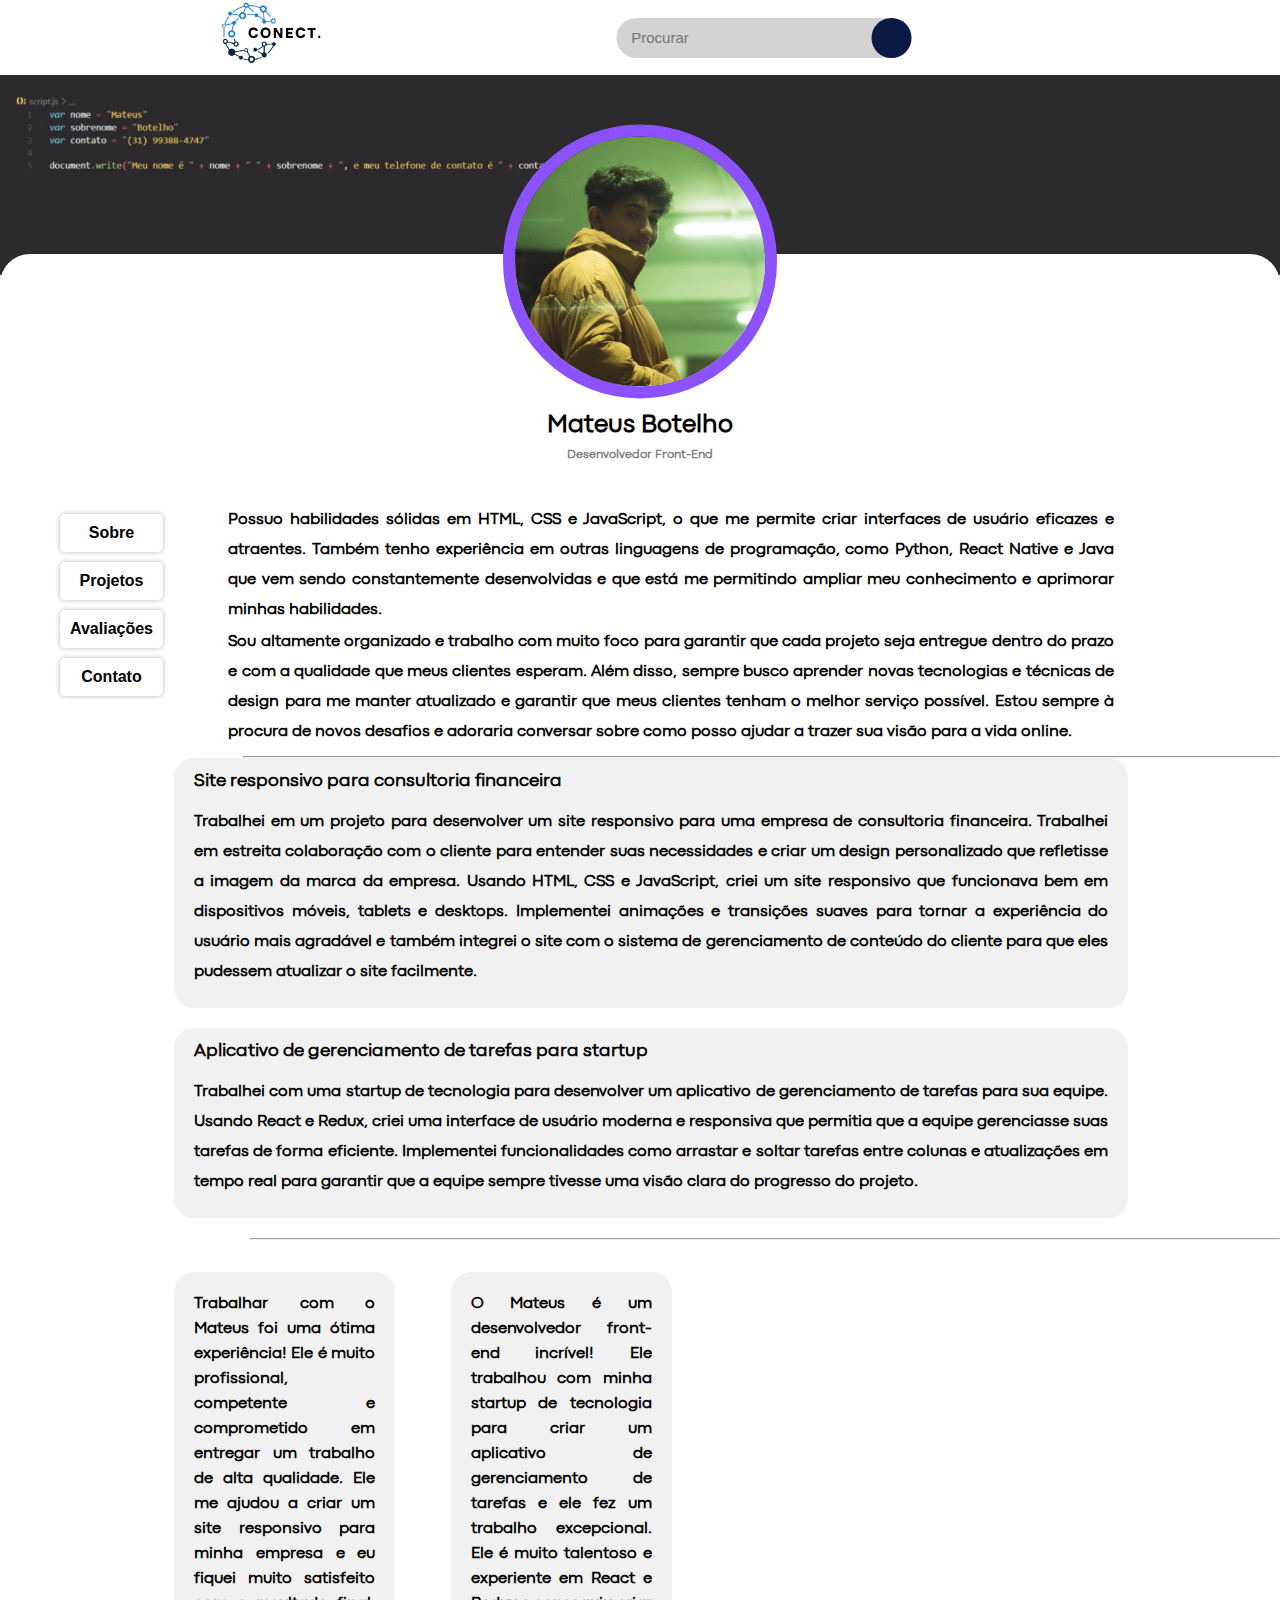
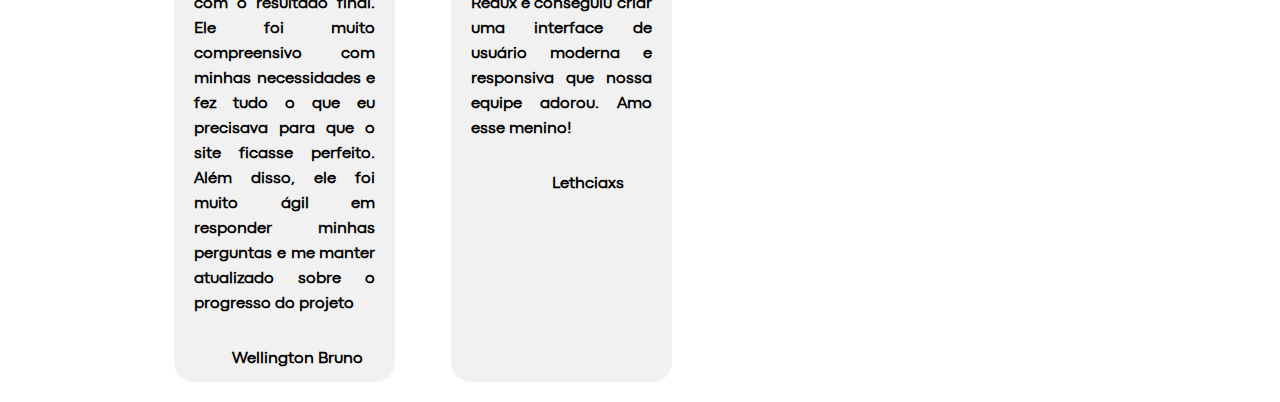
<file: perfil/perfil-botelho.html>
<!DOCTYPE html>
<html lang="pt-br">
<head>
    <meta charset="UTF-8">
    <meta http-equiv="X-UA-Compatible" content="IE=edge">
    <meta name="viewport" content="width=device-width, initial-scale=1.0">
    <link rel="stylesheet" href="./css/laura.css">
    <link rel="stylesheet" href="./css/fonts.css">
    <title>Conect. - FELIPE OLIVEIRA</title>
    <link rel="icon" href="img/letra-c.png">
    <link rel="stylesheet" href="https://cdnjs.cloudflare.com/ajax/libs/font-awesome/6.3.0/css/all.css" integrity="sha512-+ouAqATs1y4kpPMCHfKHVJwf308zo+tC9dlEYK9rKe7kiP35NiP+Oi35rCFnc16zdvk9aBkDUtEO3tIPl0xN5w==" crossorigin="anonymous" referrerpolicy="no-referrer" />
</head>
<body>
    <header>
        <a href="../home/home.html"><img id='logo' src="./img/conect-logo.png" alt=""></a>

        <div class="search-box">
            <input class="search-txt" type="text" name="" placeholder="Procurar">
            <a class="search-btn" href="#">
              <i class="fas fa-search"></i>
            </a>
        </div>
    </header>

    <main>
        <div class="pai">
            <div id="banner">
                <img src="./img/wallpaper-botelho.png"/>
            </div>
            
            <div id="perfil">
                <div id="foto">
                    <img src="./img/botelho.jfif" alt="">
                    <h5>Mateus Botelho</h5>
                    <h6>Desenvolvedor Front-End</h6>
                </div>
            

                

                <div id="texto">
                    <div id="ull">
                        <ul id="ul">
                            <li>Sobre</li>
                            <li>Projetos</li>
                            <li>Avaliações</li>
                            <li>Contato</li>
                        </ul>
                    </div>

                    <div id="txt">
                        <p>
                            Possuo habilidades sólidas em HTML, CSS e JavaScript, o que me permite criar interfaces de usuário eficazes e atraentes. Também tenho experiência em outras linguagens de programação, como Python, React Native e Java que vem sendo constantemente desenvolvidas e que está me permitindo ampliar meu conhecimento e aprimorar minhas habilidades.
                        </p>
                        <p>
                            Sou altamente organizado e trabalho com muito foco para garantir que cada projeto seja entregue dentro do prazo e com a qualidade que meus clientes esperam. Além disso, sempre busco aprender novas tecnologias e técnicas de design para me manter atualizado e garantir que meus clientes tenham o melhor serviço possível. Estou sempre à procura de novos desafios e adoraria conversar sobre como posso ajudar a trazer sua visão para a vida online.
                        </p>
                        <hr/>
                        
                    </div>
                </div>

                <div class="projetos">
                    <h5 id="title">Site responsivo para consultoria financeira</h5>
                    <p>
                        Trabalhei em um projeto para desenvolver um site responsivo para uma empresa de consultoria financeira. Trabalhei em estreita colaboração com o cliente para entender suas necessidades e criar um design personalizado que refletisse a imagem da marca da empresa. Usando HTML, CSS e JavaScript, criei um site responsivo que funcionava bem em dispositivos móveis, tablets e desktops. Implementei animações e transições suaves para tornar a experiência do usuário mais agradável e também integrei o site com o sistema de gerenciamento de conteúdo do cliente para que eles pudessem atualizar o site facilmente.
                    </p>
                </div>

                <div class="projetos">
                    <h5 id="title">Aplicativo de gerenciamento de tarefas para startup</h5>
                    <p>
                        Trabalhei com uma startup de tecnologia para desenvolver um aplicativo de gerenciamento de tarefas para sua equipe. Usando React e Redux, criei uma interface de usuário moderna e responsiva que permitia que a equipe gerenciasse suas tarefas de forma eficiente. Implementei funcionalidades como arrastar e soltar tarefas entre colunas e atualizações em tempo real para garantir que a equipe sempre tivesse uma visão clara do progresso do projeto.
                    </p>
                </div>

                <hr id="hr2"/>

                <div id="avaliacoes">
                    <div class="uh">
                        <p>
                            Trabalhar com o Mateus foi uma ótima experiência! Ele é muito profissional, competente e comprometido em entregar um trabalho de alta qualidade. Ele me ajudou a criar um site responsivo para minha empresa e eu fiquei muito satisfeito com o resultado final. Ele foi muito compreensivo com minhas necessidades e fez tudo o que eu precisava para que o site ficasse perfeito. Além disso, ele foi muito ágil em responder minhas perguntas e me manter atualizado sobre o progresso do projeto
                        </p>

                        <div class="todes">
                            <div class="icones">
                                <i class="fa-sharp fa-solid fa-star"></i>
                                <i class="fa-sharp fa-solid fa-star"></i>
                                <i class="fa-sharp fa-solid fa-star"></i>
                                <i class="fa-sharp fa-solid fa-star"></i>
                                <i class="fa-sharp fa-solid fa-star"></i>
                            </div>
                            <p>Wellington Bruno</p>
                        </div>

                    </div>
                    <div class="uh">
                        <p>
                            O Mateus é um desenvolvedor front-end incrível! Ele trabalhou com minha startup de tecnologia para criar um aplicativo de gerenciamento de tarefas e ele fez um trabalho excepcional. Ele é muito talentoso e experiente em React e Redux e conseguiu criar uma interface de usuário moderna e responsiva que nossa equipe adorou. Amo esse menino!
                        </p>
                        <div class="todes">
                            <div class="icones">
                                <i class="fa-sharp fa-solid fa-star"></i>
                                <i class="fa-sharp fa-solid fa-star"></i>
                                <i class="fa-sharp fa-solid fa-star"></i>
                                <i class="fa-sharp fa-solid fa-star"></i>
                                <i class="fa-sharp fa-solid fa-star"></i>
                            </div>
                            <p>Lethciaxs</p>
                        </div>
                    </div>
                </div>

            </div>

            

        </div>

    </main>
</body>
</html>
</file>
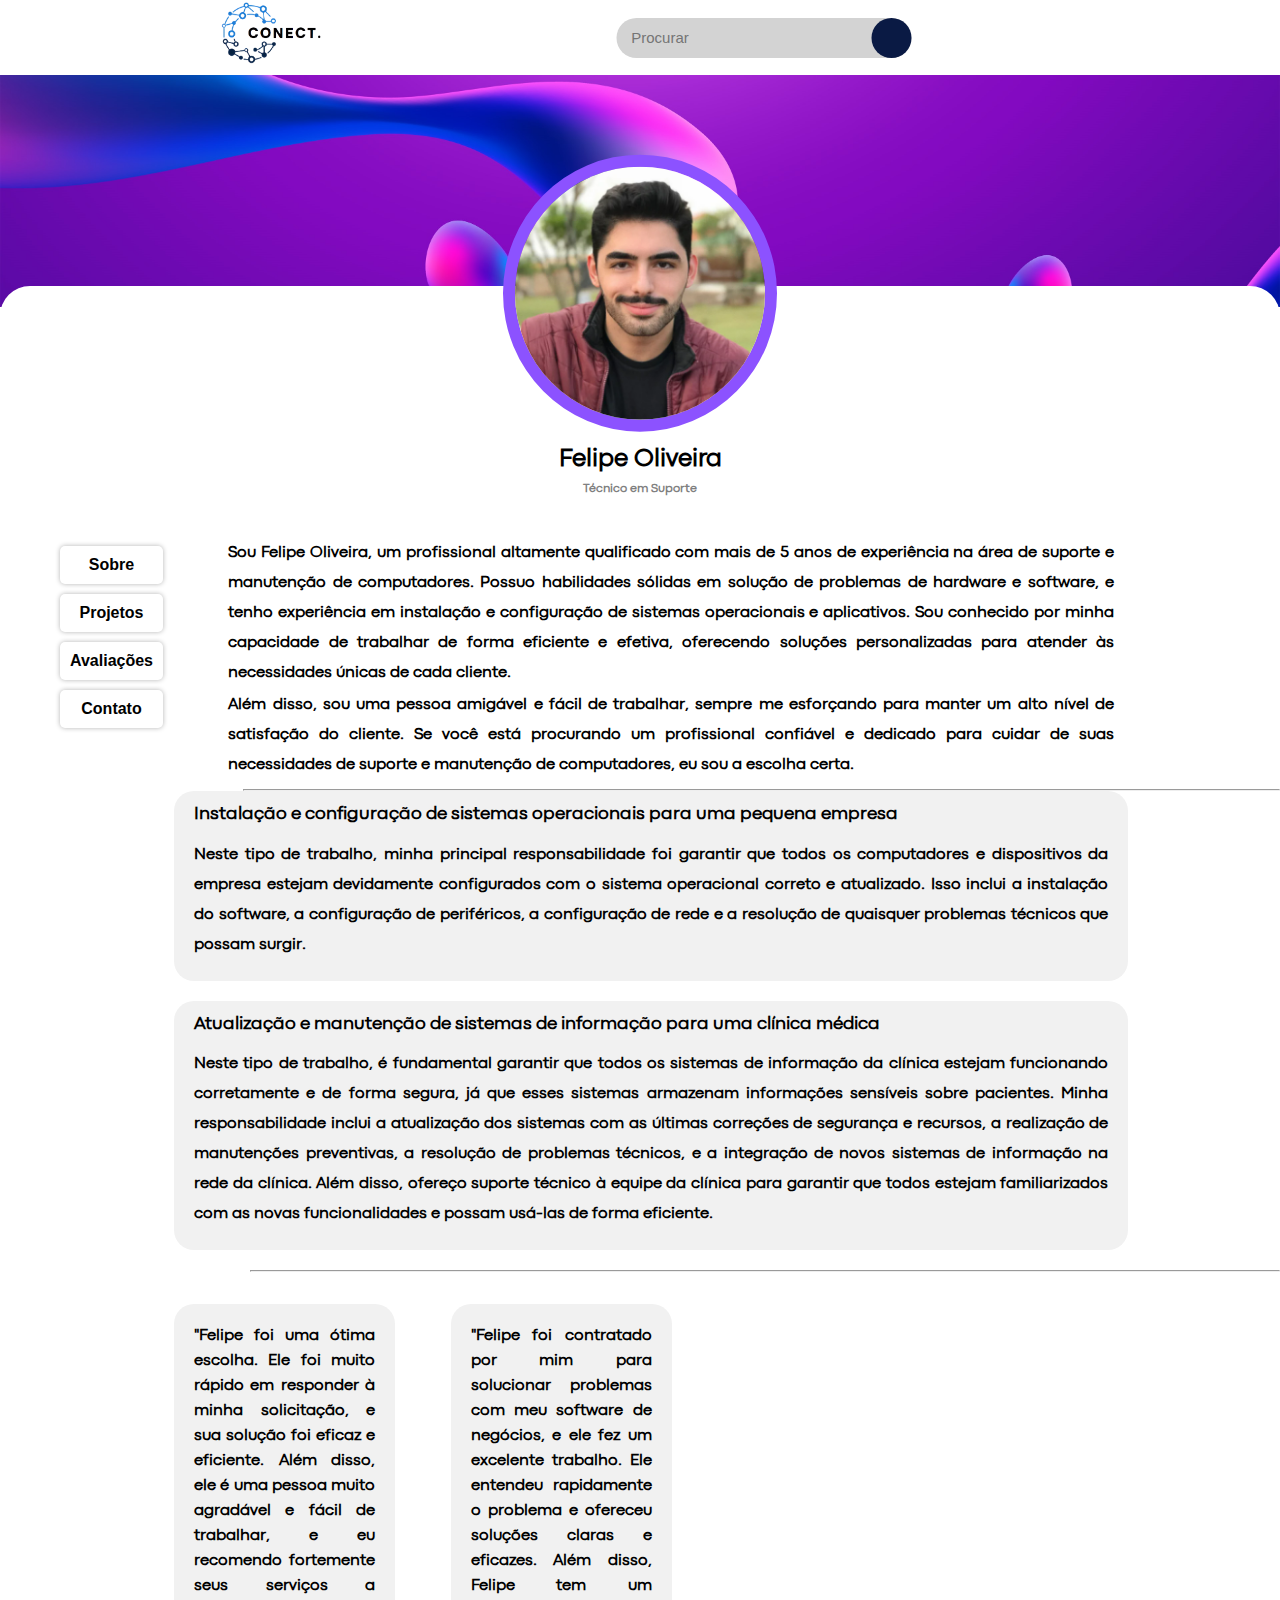
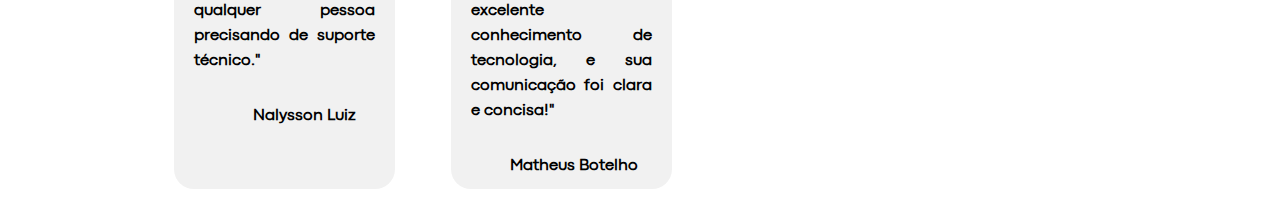
<file: perfil/perfil-felipe.html>
<!DOCTYPE html>
<html lang="pt-br">
<head>
    <meta charset="UTF-8">
    <meta http-equiv="X-UA-Compatible" content="IE=edge">
    <meta name="viewport" content="width=device-width, initial-scale=1.0">
    <link rel="stylesheet" href="./css/felipe.css">
    <link rel="stylesheet" href="./css/fonts.css">
    <title>Conect. - FELIPE OLIVEIRA</title>
    <link rel="icon" href="./img/Conect-icon2.png">
    <link rel="stylesheet" href="https://cdnjs.cloudflare.com/ajax/libs/font-awesome/6.3.0/css/all.css" integrity="sha512-+ouAqATs1y4kpPMCHfKHVJwf308zo+tC9dlEYK9rKe7kiP35NiP+Oi35rCFnc16zdvk9aBkDUtEO3tIPl0xN5w==" crossorigin="anonymous" referrerpolicy="no-referrer" />
</head>
<body>
    <header>
        <a href="../home/home.html"><img id='logo' src="./img/conect-logo.png" alt=""></a>

        <div class="search-box">
            <input class="search-txt" type="text" name="" placeholder="Procurar">
            <a class="search-btn" href="#">
              <i class="fas fa-search"></i>
            </a>
        </div>
    </header>

    <main>
        <div class="pai">
            <div id="banner">
                <img src="./img/banner.jpg"/>
            </div>
            
            <div id="perfil">
                <div id="foto">
                    <img src="./img/perfil.png" alt="">
                    <h5>Felipe Oliveira</h5>
                    <h6>Técnico em Suporte</h6>
                </div>
            

                

                <div id="texto">
                    <div id="ull">
                        <ul id="ul">
                            <li>Sobre</li>
                            <li>Projetos</li>
                            <li>Avaliações</li>
                            <li>Contato</li>
                        </ul>
                    </div>

                    <div id="txt">
                        <p>
                            Sou Felipe Oliveira, um profissional altamente qualificado com mais de 5 anos de experiência na área de suporte e manutenção de computadores. Possuo habilidades sólidas em solução de problemas de hardware e software, e tenho experiência em instalação e configuração de sistemas operacionais e aplicativos. Sou conhecido por minha capacidade de trabalhar de forma eficiente e efetiva, oferecendo soluções personalizadas para atender às necessidades únicas de cada cliente.
                        </p>
                            
                        <p>
                            Além disso, sou uma pessoa amigável e fácil de trabalhar, sempre me esforçando para manter um alto nível de satisfação do cliente. Se você está procurando um profissional confiável e dedicado para cuidar de suas necessidades de suporte e manutenção de computadores, eu sou a escolha certa.
                        </p>

                        <hr/>
                        
                    </div>
                </div>

                <div class="projetos">
                    <h5 id="title">Instalação e configuração de sistemas operacionais para uma pequena empresa</h5>
                    <p>
                        Neste tipo de trabalho, minha principal responsabilidade foi garantir que todos os computadores e dispositivos da empresa estejam devidamente configurados com o sistema operacional correto e atualizado. Isso inclui a instalação do software, a configuração de periféricos, a configuração de rede e a resolução de quaisquer problemas técnicos que possam surgir.
                    </p>
                </div>

                <div class="projetos">
                    <h5 id="title">Atualização e manutenção de sistemas de informação para uma clínica médica</h5>
                    <p>
                        Neste tipo de trabalho, é fundamental garantir que todos os sistemas de informação da clínica estejam funcionando corretamente e de forma segura, já que esses sistemas armazenam informações sensíveis sobre pacientes. Minha responsabilidade inclui a atualização dos sistemas com as últimas correções de segurança e recursos, a realização de manutenções preventivas, a resolução de problemas técnicos, e a integração de novos sistemas de informação na rede da clínica. Além disso, ofereço suporte técnico à equipe da clínica para garantir que todos estejam familiarizados com as novas funcionalidades e possam usá-las de forma eficiente.
                    </p>
                </div>

                <hr id="hr2"/>

                <div id="avaliacoes">
                    <div class="uh">
                        <p>
                            "Felipe foi uma ótima escolha. Ele foi muito rápido em responder à minha solicitação, e sua solução foi eficaz e eficiente. Além disso, ele é uma pessoa muito agradável e fácil de trabalhar, e eu recomendo fortemente seus serviços a qualquer pessoa precisando de suporte técnico."
                        </p>

                        <div class="todes">
                            <div class="icones">
                                <i class="fa-sharp fa-solid fa-star"></i>
                                <i class="fa-sharp fa-solid fa-star"></i>
                                <i class="fa-sharp fa-solid fa-star"></i>
                                <i class="fa-sharp fa-solid fa-star"></i>
                                <i class="fa-sharp fa-solid fa-star"></i>
                            </div>
                            <p>Nalysson Luiz</p>
                        </div>

                    </div>
                    <div class="uh">
                        <p>
                            "Felipe foi contratado por mim para solucionar problemas com meu software de negócios, e ele fez um excelente trabalho. Ele entendeu rapidamente o problema e ofereceu soluções claras e eficazes. Além disso, Felipe tem um excelente conhecimento de tecnologia, e sua comunicação foi clara e concisa!"
                        </p>
                        <div class="todes">
                            <div class="icones">
                                <i class="fa-sharp fa-solid fa-star"></i>
                                <i class="fa-sharp fa-solid fa-star"></i>
                                <i class="fa-sharp fa-solid fa-star"></i>
                                <i class="fa-sharp fa-solid fa-star"></i>
                                <i class="fa-sharp fa-solid fa-star"></i>
                            </div>
                            <p>Matheus Botelho</p>
                        </div>
                    </div>
                </div>

            </div>

            

        </div>

    </main>
</body>
</html>
</file>
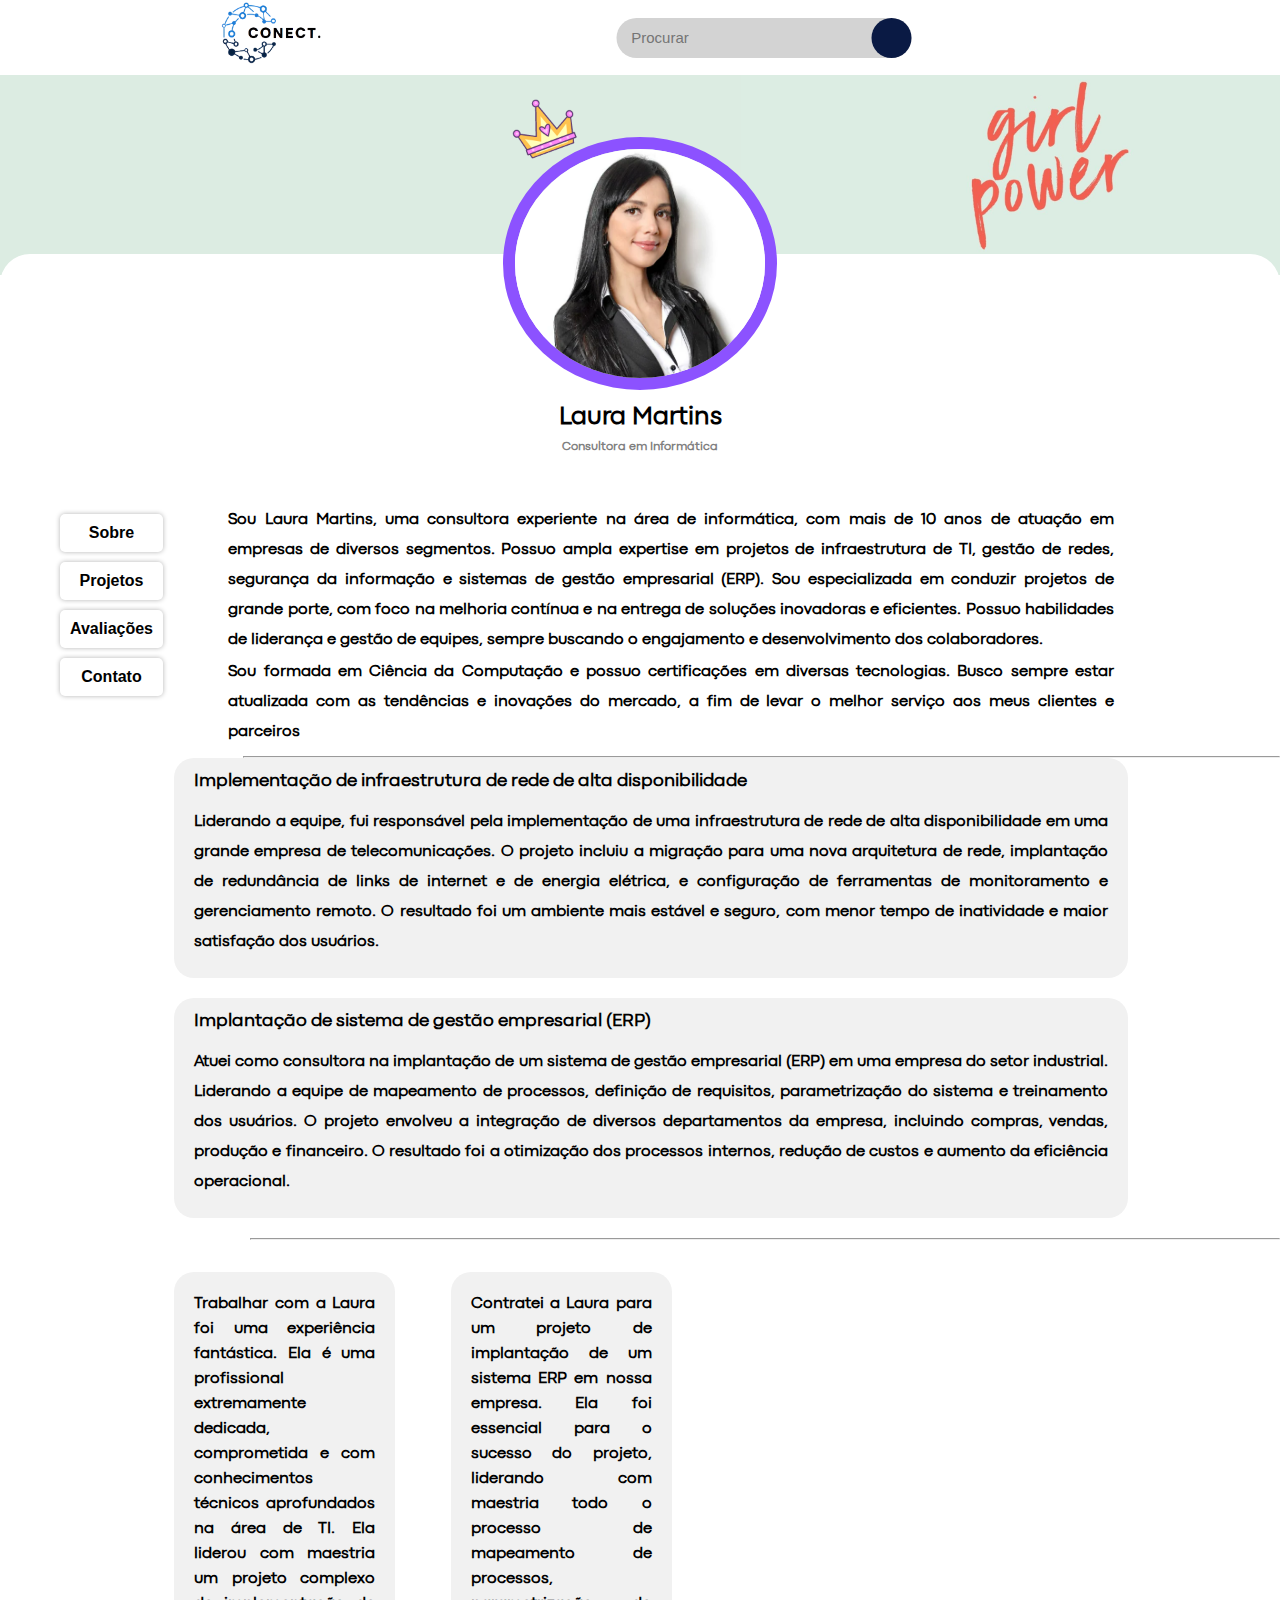
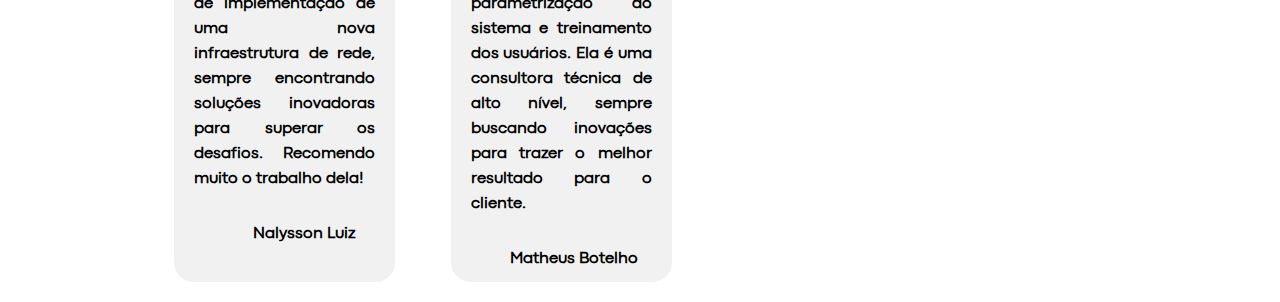
<file: perfil/perfil-laura.html>
<!DOCTYPE html>
<html lang="pt-br">
<head>
    <meta charset="UTF-8">
    <meta http-equiv="X-UA-Compatible" content="IE=edge">
    <meta name="viewport" content="width=device-width, initial-scale=1.0">
    <link rel="stylesheet" href="./css/laura.css">
    <link rel="stylesheet" href="./css/fonts.css">
    <title>Conect. - FELIPE OLIVEIRA</title>
    <link rel="icon" href="img/letra-c.png">
    <link rel="stylesheet" href="https://cdnjs.cloudflare.com/ajax/libs/font-awesome/6.3.0/css/all.css" integrity="sha512-+ouAqATs1y4kpPMCHfKHVJwf308zo+tC9dlEYK9rKe7kiP35NiP+Oi35rCFnc16zdvk9aBkDUtEO3tIPl0xN5w==" crossorigin="anonymous" referrerpolicy="no-referrer" />
</head>
<body>
    <header>
        <a href="../home/home.html"><img id='logo' src="./img/conect-logo.png" alt=""></a>

        <div class="search-box">
            <input class="search-txt" type="text" name="" placeholder="Procurar">
            <a class="search-btn" href="#">
              <i class="fas fa-search"></i>
            </a>
        </div>
    </header>

    <main>
        <div class="pai">
            <div id="banner">
                <img src="./img/wallpaper-laura.png"/>
            </div>
            
            <div id="perfil">
                <div id="foto">
                    <img src="./img/laura.png" alt="">
                    <h5>Laura Martins</h5>
                    <h6>Consultora em Informática</h6>
                </div>
            

                

                <div id="texto">
                    <div id="ull">
                        <ul id="ul">
                            <li>Sobre</li>
                            <li>Projetos</li>
                            <li>Avaliações</li>
                            <li>Contato</li>
                        </ul>
                    </div>

                    <div id="txt">
                        <p>
                            Sou Laura Martins, uma consultora experiente na área de informática, com mais de 10 anos de atuação em empresas de diversos segmentos. Possuo ampla expertise em projetos de infraestrutura de TI, gestão de redes, segurança da informação e sistemas de gestão empresarial (ERP). Sou especializada em conduzir projetos de grande porte, com foco na melhoria contínua e na entrega de soluções inovadoras e eficientes. Possuo habilidades de liderança e gestão de equipes, sempre buscando o engajamento e desenvolvimento dos colaboradores.
                        </p>
                            
                        <p>
                            Sou formada em Ciência da Computação e possuo certificações em diversas tecnologias. Busco sempre estar atualizada com as tendências e inovações do mercado, a fim de levar o melhor serviço aos meus clientes e parceiros
                        </p>

                        <hr/>
                        
                    </div>
                </div>

                <div class="projetos">
                    <h5 id="title">Implementação de infraestrutura de rede de alta disponibilidade</h5>
                    <p>
                        Liderando a equipe, fui responsável pela implementação de uma infraestrutura de rede de alta disponibilidade em uma grande empresa de telecomunicações. O projeto incluiu a migração para uma nova arquitetura de rede, implantação de redundância de links de internet e de energia elétrica, e configuração de ferramentas de monitoramento e gerenciamento remoto. O resultado foi um ambiente mais estável e seguro, com menor tempo de inatividade e maior satisfação dos usuários.
                    </p>
                </div>

                <div class="projetos">
                    <h5 id="title">Implantação de sistema de gestão empresarial (ERP)</h5>
                    <p>
                        Atuei como consultora na implantação de um sistema de gestão empresarial (ERP) em uma empresa do setor industrial. Liderando a equipe de mapeamento de processos, definição de requisitos, parametrização do sistema e treinamento dos usuários. O projeto envolveu a integração de diversos departamentos da empresa, incluindo compras, vendas, produção e financeiro. O resultado foi a otimização dos processos internos, redução de custos e aumento da eficiência operacional.
                    </p>
                </div>

                <hr id="hr2"/>

                <div id="avaliacoes">
                    <div class="uh">
                        <p>
                            Trabalhar com a Laura foi uma experiência fantástica. Ela é uma profissional extremamente dedicada, comprometida e com conhecimentos técnicos aprofundados na área de TI. Ela liderou com maestria um projeto complexo de implementação de uma nova infraestrutura de rede, sempre encontrando soluções inovadoras para superar os desafios. Recomendo muito o trabalho dela!
                        </p>

                        <div class="todes">
                            <div class="icones">
                                <i class="fa-sharp fa-solid fa-star"></i>
                                <i class="fa-sharp fa-solid fa-star"></i>
                                <i class="fa-sharp fa-solid fa-star"></i>
                                <i class="fa-sharp fa-solid fa-star"></i>
                                <i class="fa-sharp fa-solid fa-star"></i>
                            </div>
                            <p>Nalysson Luiz</p>
                        </div>

                    </div>
                    <div class="uh">
                        <p>
                            Contratei a Laura para um projeto de implantação de um sistema ERP em nossa empresa. Ela foi essencial para o sucesso do projeto, liderando com maestria todo o processo de mapeamento de processos, parametrização do sistema e treinamento dos usuários. Ela é uma consultora técnica de alto nível, sempre buscando inovações para trazer o melhor resultado para o cliente.
                        </p>
                        <div class="todes">
                            <div class="icones">
                                <i class="fa-sharp fa-solid fa-star"></i>
                                <i class="fa-sharp fa-solid fa-star"></i>
                                <i class="fa-sharp fa-solid fa-star"></i>
                                <i class="fa-sharp fa-solid fa-star"></i>
                                <i class="fa-sharp fa-solid fa-star"></i>
                            </div>
                            <p>Matheus Botelho</p>
                        </div>
                    </div>
                </div>

            </div>

            

        </div>

    </main>
</body>
</html>
</file>
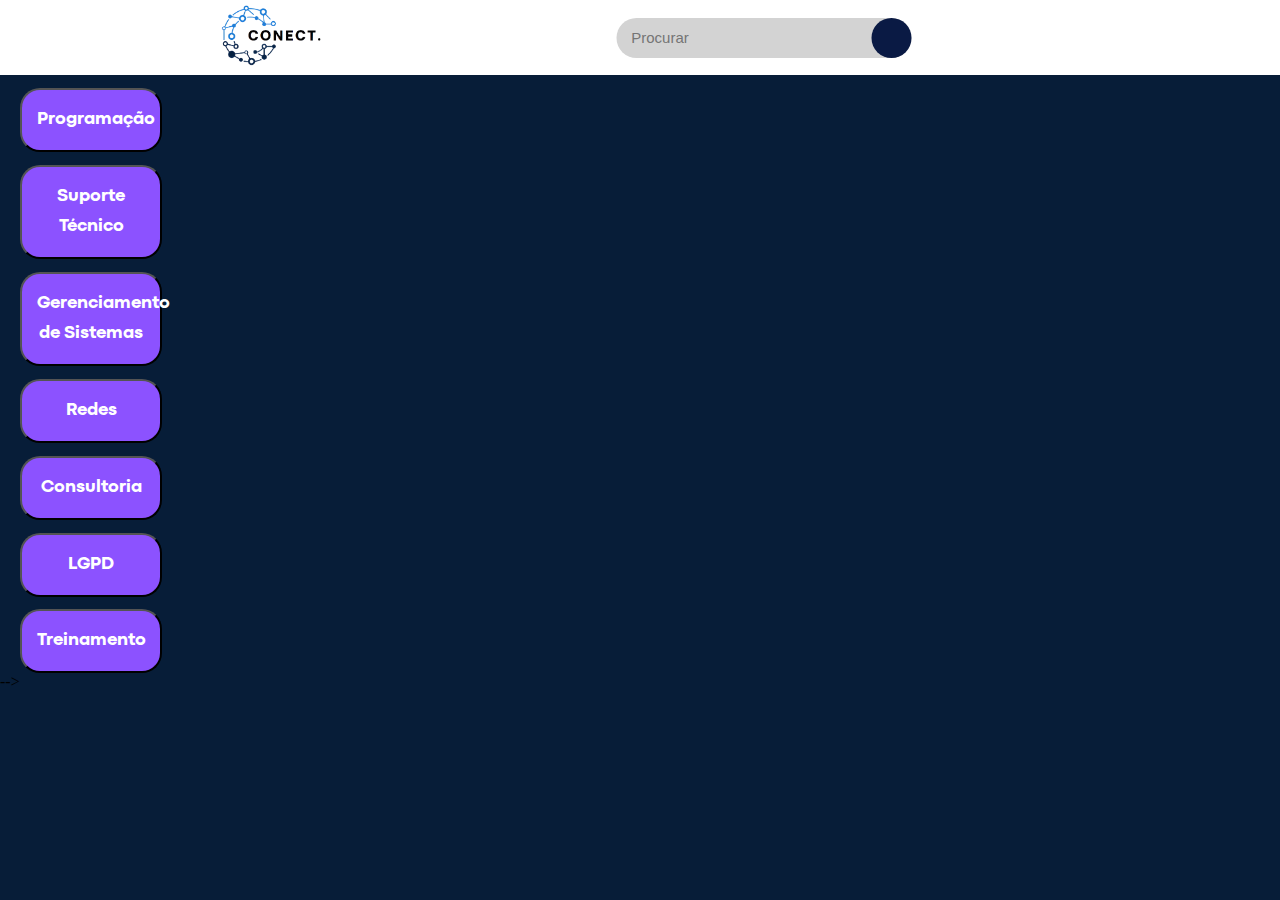
<file: procurar-Tecnico/procurar.html>
<!DOCTYPE html>
<html lang="Pt-Br">
<head>
    <meta charset="UTF-8">
    <meta http-equiv="X-UA-Compatible" content="IE=edge">
    <meta name="viewport" content="width=device-width, initial-scale=1.0">
	<link rel="stylesheet" href="./css/style.css">
	<link rel="stylesheet" type="text/css" href="css/fonts.css">
	<link href="https://fonts.googleapis.com/css?family=Poppins:600&display=swap" rel="stylesheet">
    <title>Procure seu Técnico</title>
	<link rel="icon" href="./img/letra-c.png">
    <link rel="stylesheet" href="https://cdnjs.cloudflare.com/ajax/libs/font-awesome/6.3.0/css/all.min.css" integrity="sha512-SzlrxWUlpfuzQ+pcUCosxcglQRNAq/DZjVsC0lE40xsADsfeQoEypE+enwcOiGjk/bSuGGKHEyjSoQ1zVisanQ==" crossorigin="anonymous" referrerpolicy="no-referrer" />
    
</head>

<body class="fundo">
    <header>
        <a href="home.html"><img id='logo' src="./img/conect-logo.png" alt=""></a>
        <div class="search-box">
            <input class="search-txt" type="text" name="" placeholder="Procurar">
            <a class="search-btn" href="#">
              <i class="fas fa-search"></i>
            </a>
        </div>
        </header>
    
    
    <div class="botoes">
        <button id="Programacao" class = "b1 botton">
            Programação
        </button>
                <button id="Site" class="b2">
                    Site
                </button>


        <button id="Suporte" class="b1">
            Suporte Técnico
        </button>
            <button id="Software" class="b2">
                Software
            </button>
            <button id="Hardware" class="b2">
                Hardware
            </button>
                <a href="../pag-perfis/escolha-perfil.html"><button id="Montagem" class="b3">
                    Montagem
                </button></a>
                <button id="ManutencaoPreventiva" class="b3">
                    Manutenção Preventiva
                </button>
                <button id="SubstituicaoPecas" class="b3">
                    Substituição de Peças
                </button>
                <button id="RecuperacaoPecas" class="b3">
                    Recuperação de Peças
                </button>
                <button id="Diagnostico" class="b3">
                    Diagnóstico
                </button>


        <button id="Gerenciamento" class = "b1">
            Gerenciamento de Sistemas
        </button>
            <button id="GerenciamentoConfiguracao" class = "b2">
                Gerenciamento de Configuração            </button>
            <button id="GerenciamentoCapacidade" class = "b2">
                Gerenciamento de Capacidade            </button>
            <button id="GerenciamentoDesempenho" class = "b2">
                Gerenciamento de Desempenho           </button>
            <button id="GerenciamentoIncidentes" class = "b2">
                Gerenciamento de Incidentes            </button>
            <button id="GerenciamentoOutros" class = "b2">
                Outros            </button>


        <button id="Redes" class = "b1">
            Redes
        </button>
            <button id="Infraestrutura" class="b2">
                Infraestrutura
            </button>

        <button id="Consultoria" class = "b1">
            Consultoria
        </button>
            <button id="ImplementacaoSoftware" class="b2">
                Implementação de Software
            </button>
            <button id="SegurancaInformacao" class="b2">
                Segurança da Informação
            </button>
            <button id="TransformacaoDigital" class="b2">
                Transformação Digital
            </button>
            <button id="RedesComputadores" class="b2">
                Redes de Computadores
            </button>
            <button id="GerenciamentoProjetosTI" class="b2">
                Gerenciamento de Projetos de TI
            </button>
            
        <button id="LGPD" class = "b1">
            LGPD
        </button>
            <button id="ConformidadeLGPD" class="b2">
                Conformidade com a LGPD
            </button>
            <button id="SegurancaInfoProtecaoDados" class="b2">
                Segurança da Informação e Proteção de Dados
            </button>
            <button id="GestaoRiscos" class="b2">
                Gestão de Riscos
            </button>
            <button id="PrivacidadeProtecaoTerceiros" class="b2">
                Privacidade e Proteção de Dados para Terceiros
            </button>
            <button id="ProcessosAuditoria" class="b2">
                Processos de Auditoria e Certificação
            </button>

        <button id="Treinamento" class = "b1">
            Treinamento
        </button>
            <button id="TreinPacoteOffice" class = "b2">
                Pacote Office
            </button>
            <button id="TreinSistemas" class = "b2">
                Sistemas
            </button>
            <button id="TreinMontagemManutencao" class = "b2">
                Montagem e Manutenção
            </button>
            <button id="TreinProgramacao" class = "b2">
                Programação
            </button>
            <button id="TreinRedes" class = "b2">
                Redes e Infraestrutura
            </button>
            

      </div> -->
      <script src="./javascript/js.js"></script>
</body>
</html>

   
      <script src="./javascript/js.js"></script>
</body>
</html>
</file>
<file: Home-UsuarioComum/css/style.css>
*{
    margin: 0;
    padding: 0;
}

.fundo{
    background-color: #071D38;
    
}

/* ----------Cabecalho */
header{
    display: flex;
    flex-direction: row;
    justify-content: space-around;
    align-items: center;
    background-color: white;
    height: 75px;
    width: 100%;
}

#logo{
    width: 100px;
}
/* ------------------------Caixa de Pesquisa */
.search-box{
    transform: translate(-50%,-50%);
    background-color: lightgray;
    height: 40px;
    border-radius: 40px;
    margin-top: 40px; 
  }

  .search-txt{
    margin-left: 15px;
  }
  
  .search-box:hover > .search-txt{
    width: 240px;
    padding: 0 5px;
    transition: 0.5s;
  }
  
  .search-box:hover > .search-btn{
    background: none;
    transition: 0.5s;
  }
  
  .search-btn{  
    color: white;
    float: right;
    width: 40px;
    height: 40px;
    border-radius: 50%;
    background: #0A1A44;
    display: flex;
    justify-content: center;
    align-items: center;
    text-decoration: none;
  }
  
  .search-txt{
    border: none;
    background: none;
    outline: none;
    float: left;
    padding: 0;
    color: black;
    font-size: 15px;
    transition: 0.3s;
    line-height: 40px;
    width: 240px;
 }
 /* ------Estilização dos Botões */
.botoes {
  
  display: flex;
  flex-direction: column;
  align-items: center;
}
.b1:hover {
    background-color: rgb(6, 119, 248); /* Green */
    color: #fefeff;
    box-shadow: 7px 5px 56px -4px #57e4ff;
    
}
.b1{
    color: white;
    background-color: #8C52FF;
    width: 230px;
    margin-top: 1%;
    padding: 15px;
    border-radius: 20px;
    font-family: 'codecproextrabold';
    font-size: 18px;
    cursor: pointer;
    margin-bottom: 8%;  
  
}

.titulo p{
    margin-top: 4%;
    display: flex;
    text-align: center;
    font-size: 50px;
    color: azure;
    flex-direction: column;
    margin-bottom: 4%;
}

/* ----Opcoes de programacao */
#Site{
    display: none;
    max-width: 11%;
    color: white;
    background-color: #8C52FF;
    margin-left:11% ;
    margin-top: -65px;
    padding: 15px;
    border-radius: 20px;
    font-family: 'codecproextrabold';
    font-size: 18px;
    cursor: pointer;
    -webkit-transition-duration: 0.4s; /* Safari */
    transition-duration: 0.4s;
}
#Site:hover {
    background-color: #999; /* Green */
    color: white;
}

/* -------------------------------- */
/* ----Opcoes de Suporte Tecnico */

#Software{
    display: none;
    max-width: 11%;
    color: white;
    background-color: #8C52FF;
    margin-left:11% ;
    margin-top: -65px;
    padding: 15px;
    border-radius: 20px;
    font-family: 'codecproextrabold';
    font-size: 18px;
    cursor: pointer;
    -webkit-transition-duration: 0.4s; /* Safari */
    transition-duration: 0.4s;
}
#Software:hover {
    background-color: #999; /* Green */
    color: white;
}

#Hardware{
    display: none;
    max-width: 11%;
    color: white;
    background-color: #8C52FF;
    margin-left:11% ;
    padding: 15px;
    border-radius: 20px;
    font-family: 'codecproextrabold';
    font-size: 18px;
    cursor: pointer;
    -webkit-transition-duration: 0.4s; /* Safari */
    transition-duration: 0.4s;
}
#Hardware:hover {
    background-color: #999; /* Green */
    color: white;
}
/* -----------Opcoes de Software */


/* -------------------------------- */
/* -----------Opcoes de Hardware */

#Montagem{
    display: none;
    max-width: 11%;
    color: white;
    background-color: #8C52FF;
    margin-left:22% ;
    margin-top: -65px;
    padding: 15px;
    border-radius: 20px;
    font-family: 'codecproextrabold';
    font-size: 18px;
    cursor: pointer;
    -webkit-transition-duration: 0.4s; /* Safari */
    transition-duration: 0.4s;
}
#Montagem:hover {
    background-color: #999; /* Green */
    color: white;
}

#ManutencaoPreventiva{
    display: none;
    max-width: 11%;
    color: white;
    background-color: #8C52FF;
    margin-left:22% ;
    padding: 15px;
    border-radius: 20px;
    font-family: 'codecproextrabold';
    font-size: 18px;
    cursor: pointer;
    -webkit-transition-duration: 0.4s; /* Safari */
    transition-duration: 0.4s;
}

#ManutencaoPreventiva:hover {
    background-color: #999; /* Green */
    color: white;
}
#SubstituicaoPecas{
    display: none;
    max-width: 11%;
    color: white;
    background-color: #8C52FF;
    margin-left:22% ;
    padding: 15px;
    border-radius: 20px;
    font-family: 'codecproextrabold';
    font-size: 18px;
    cursor: pointer;
    -webkit-transition-duration: 0.4s; /* Safari */
    transition-duration: 0.4s;
}
#SubstituicaoPecas:hover {
    background-color: #999; /* Green */
    color: white;
}

#RecuperacaoPecas{
    display: none;
    max-width: 11%;
    color: white;
    background-color: #8C52FF;
    margin-left:22% ;
    padding: 15px;
    border-radius: 20px;
    font-family: 'codecproextrabold';
    font-size: 18px;
    cursor: pointer;
    -webkit-transition-duration: 0.4s; /* Safari */
    transition-duration: 0.4s;
}
#RecuperacaoPecas:hover {
    background-color: #999; /* Green */
    color: white;
}

#Diagnostico{
    display: none;
    max-width: 11%;
    color: white;
    background-color: #8C52FF;
    margin-left:22% ;
    padding: 15px;
    border-radius: 20px;
    font-family: 'codecproextrabold';
    font-size: 18px;
    cursor: pointer;
    -webkit-transition-duration: 0.4s; /* Safari */
    transition-duration: 0.4s;
}
#Diagnostico:hover {
    background-color: #999; /* Green */
    color: white;
}

/* -------------------------------- 
/* -----------Opcoes de Gerenciamento de Sistemas */
#GerenciamentoConfiguracao{
    display: none;
    max-width: 11%;
    color: white;
    background-color: #8C52FF;
    margin-left:11% ;
    margin-top: -95px;
    padding: 15px;
    border-radius: 20px;
    font-family: 'codecproextrabold';
    font-size: 18px;
    cursor: pointer;
    -webkit-transition-duration: 0.4s; /* Safari */
    transition-duration: 0.4s;
}
#GerenciamentoConfiguracao:hover {
    background-color: #999; /* Green */
    color: white;
}

#GerenciamentoCapacidade{
    display: none;
    max-width: 11%;
    color: white;
    background-color: #8C52FF;
    margin-left:11% ;
    padding: 15px;
    border-radius: 20px;
    font-family: 'codecproextrabold';
    font-size: 18px;
    cursor: pointer;
    -webkit-transition-duration: 0.4s; /* Safari */
    transition-duration: 0.4s;
}
#GerenciamentoCapacidade:hover {
    background-color: #999; /* Green */
    color: white;
}

#GerenciamentoDesempenho{
    display: none;
    max-width: 11%;
    color: white;
    background-color: #8C52FF;
    margin-left:11% ;
    padding: 15px;
    border-radius: 20px;
    font-family: 'codecproextrabold';
    font-size: 18px;
    cursor: pointer;
    -webkit-transition-duration: 0.4s; /* Safari */
    transition-duration: 0.4s;
}
#GerenciamentoDesempenho:hover {
    background-color: #999; /* Green */
    color: white;
}

#GerenciamentoIncidentes{
    display: none;
    max-width: 11%;
    color: white;
    background-color: #8C52FF;
    margin-left:11% ;
    padding: 15px;
    border-radius: 20px;
    font-family: 'codecproextrabold';
    font-size: 18px;
    cursor: pointer;
    -webkit-transition-duration: 0.4s; /* Safari */
    transition-duration: 0.4s;
}
#GerenciamentoIncidentes:hover {
    background-color: #999; /* Green */
    color: white;
}

#GerenciamentoOutros{
    display: none;
    max-width: 11%;
    color: white;
    background-color: #8C52FF;
    margin-left:11% ;
    padding: 15px;
    border-radius: 20px;
    font-family: 'codecproextrabold';
    font-size: 18px;
    cursor: pointer;
    -webkit-transition-duration: 0.4s; /* Safari */
    transition-duration: 0.4s;
}
#GerenciamentoOutros:hover {
    background-color: #999; /* Green */
    color: white;
}

/* 
-------------------------------- */
/* -----------Opcoes de Redes */
#Infraestrutura{
    display: none;
    max-width: 11%;
    color: white;
    background-color: #8C52FF;
    margin-left:11% ;
    margin-top: -65px;
    padding: 15px;
    border-radius: 20px;
    font-family: 'codecproextrabold';
    font-size: 18px;
    cursor: pointer;
    -webkit-transition-duration: 0.4s; /* Safari */
    transition-duration: 0.4s;
}
#Infraestrutura:hover {
    background-color: #999; /* Green */
    color: white;
}

/* -------------------------------- */
/* -----------Opcoes de Consutoria */
#ImplementacaoSoftware{
    display: none;
    max-width: 11%;
    color: white;
    background-color: #8C52FF;
    margin-left:11% ;
    margin-top: -65px;
    padding: 15px;
    border-radius: 20px;
    font-family: 'codecproextrabold';
    font-size: 18px;
    cursor: pointer;
    -webkit-transition-duration: 0.4s; /* Safari */
    transition-duration: 0.4s;
}
#ImplementacaoSoftware:hover {
    background-color: #999; /* Green */
    color: white;
}

#SegurancaInformacao{
    display: none;
    max-width: 11%;
    color: white;
    background-color: #8C52FF;
    margin-left:11% ;
    padding: 15px;
    border-radius: 20px;
    font-family: 'codecproextrabold';
    font-size: 18px;
    cursor: pointer;
    -webkit-transition-duration: 0.4s; /* Safari */
    transition-duration: 0.4s;
}
#SegurancaInformacao:hover {
    background-color: #999; /* Green */
    color: white;
}

#TransformacaoDigital{
    display: none;
    max-width: 11%;
    color: white;
    background-color: #8C52FF;
    margin-left:11% ;
    padding: 15px;
    border-radius: 20px;
    font-family: 'codecproextrabold';
    font-size: 18px;
    cursor: pointer;
    -webkit-transition-duration: 0.4s; /* Safari */
    transition-duration: 0.4s;
}
#TransformacaoDigital:hover {
    background-color: #999; /* Green */
    color: white;
}

#RedesComputadores{
    display: none;
    max-width: 11%;
    color: white;
    background-color: #8C52FF;
    margin-left:11% ;
    padding: 15px;
    border-radius: 20px;
    font-family: 'codecproextrabold';
    font-size: 18px;
    cursor: pointer;
    -webkit-transition-duration: 0.4s; /* Safari */
    transition-duration: 0.4s;
}
#RedesComputadores:hover {
    background-color: #999; /* Green */
    color: white;
}

#GerenciamentoProjetosTI{
    display: none;
    max-width: 11%;
    color: white;
    background-color: #8C52FF;
    margin-left:11% ;
    padding: 15px;
    border-radius: 20px;
    font-family: 'codecproextrabold';
    font-size: 18px;
    cursor: pointer;
    -webkit-transition-duration: 0.4s; /* Safari */
    transition-duration: 0.4s;
}
#GerenciamentoProjetosTI:hover {
    background-color: #999; /* Green */
    color: white;
}

/* -------------------------------- */
/* -----------Opcoes de LGPD */
#TreinPacoteOffice{
    display: none;
    max-width: 11%;
    color: white;
    background-color: #8C52FF;
    margin-left:11% ;
    margin-top: -65px;
    padding: 15px;
    border-radius: 20px;
    font-family: 'codecproextrabold';
    font-size: 18px;
    cursor: pointer;
    -webkit-transition-duration: 0.4s; /* Safari */
    transition-duration: 0.4s;
}
#TreinPacoteOffice:hover {
    background-color: #999; /* Green */
    color: white;
}

#TreinSistemas{
    display: none;
    max-width: 11%;
    color: white;
    background-color: #8C52FF;
    margin-left:11% ;
    padding: 15px;
    border-radius: 20px;
    font-family: 'codecproextrabold';
    font-size: 18px;
    cursor: pointer;
    -webkit-transition-duration: 0.4s; /* Safari */
    transition-duration: 0.4s;
}
#TreinSistemas:hover {
    background-color: #999; /* Green */
    color: white;
}

#TreinMontagemManutencao{
    display: none;
    max-width: 11%;
    color: white;
    background-color: #8C52FF;
    margin-left:11% ;
    padding: 15px;
    border-radius: 20px;
    font-family: 'codecproextrabold';
    font-size: 18px;
    cursor: pointer;
    -webkit-transition-duration: 0.4s; /* Safari */
    transition-duration: 0.4s;
}
#TreinMontagemManutencao:hover {
    background-color: #999; /* Green */
    color: white;
}

#TreinProgramacao{
    display: none;
    max-width: 11%;
    color: white;
    background-color: #8C52FF;
    margin-left:11% ;
    padding: 15px;
    border-radius: 20px;
    font-family: 'codecproextrabold';
    font-size: 18px;
    cursor: pointer;
    -webkit-transition-duration: 0.4s; /* Safari */
    transition-duration: 0.4s;
}
#TreinProgramacao:hover {
    background-color: #999; /* Green */
    color: white;
}

#TreinRedes{
    display: none;
    max-width: 11%;
    color: white;
    background-color: #8C52FF;
    margin-left:11% ;
    padding: 15px;
    border-radius: 20px;
    font-family: 'codecproextrabold';
    font-size: 18px;
    cursor: pointer;
    -webkit-transition-duration: 0.4s; /* Safari */
    transition-duration: 0.4s;
}
#TreinRedes:hover {
    background-color: #999; /* Green */
    color: white;
}


/* -----------Opcoes de Treinamento */
#ConformidadeLGPD{
    display: none;
    max-width: 11%;
    color: white;
    background-color: #8C52FF;
    margin-left:11% ;
    margin-top: -65px;
    padding: 15px;
    border-radius: 20px;
    font-family: 'codecproextrabold';
    font-size: 18px;
    cursor: pointer;
    -webkit-transition-duration: 0.4s; /* Safari */
    transition-duration: 0.4s;
    font-family: 'codecproextrabold';
    font-size: 18px;
    cursor: pointer;
    -webkit-transition-duration: 0.4s; /* Safari */
    transition-duration: 0.4s;
}
#ConformidadeLGPD:hover {
    background-color: #999; /* Green */
    color: white;
}

#SegurancaInfoProtecaoDados{
    display: none;
    max-width: 11%;
    color: white;
    background-color: #8C52FF;
    margin-left:11% ;
    padding: 15px;
    border-radius: 20px;
    font-family: 'codecproextrabold';
    font-size: 18px;
    cursor: pointer;
    -webkit-transition-duration: 0.4s; /* Safari */
    transition-duration: 0.4s;
    font-family: 'codecproextrabold';
    font-size: 18px;
    cursor: pointer;
    -webkit-transition-duration: 0.4s; /* Safari */
    transition-duration: 0.4s;
}
#SegurancaInfoProtecaoDados:hover {
    background-color: #999; /* Green */
    color: white;
}

#GestaoRiscos{
    display: none;
    max-width: 11%;
    color: white;
    background-color: #8C52FF;
    margin-left:11% ;
    padding: 15px;
    border-radius: 20px;
    font-family: 'codecproextrabold';
    font-size: 18px;
    cursor: pointer;
    -webkit-transition-duration: 0.4s; /* Safari */
    transition-duration: 0.4s;
}
#GestaoRiscos:hover {
    background-color: #999; /* Green */
    color: white;
}

#PrivacidadeProtecaoTerceiros{
    display: none;
    max-width: 11%;
    color: white;
    background-color: #8C52FF;
    margin-left:11% ;
    padding: 15px;
    border-radius: 20px;
    font-family: 'codecproextrabold';
    font-size: 18px;
    cursor: pointer;
    -webkit-transition-duration: 0.4s; /* Safari */
    transition-duration: 0.4s;
}
#PrivacidadeProtecaoTerceiros:hover {
    background-color: #999; /* Green */
    color: white;
}

#ProcessosAuditoria{
    display: none;
    max-width: 11%;
    color: white;
    background-color: #8C52FF;
    margin-left:11% ;
    padding: 15px;
    border-radius: 20px;
    font-family: 'codecproextrabold';
    font-size: 18px;
    cursor: pointer;
    -webkit-transition-duration: 0.4s; /* Safari */
    transition-duration: 0.4s;
}
#ProcessosAuditoria:hover {
    background-color: #999; /* Green */
    color: white;
}

/* ----------- */
</file>
<file: Home-UsuarioComum/css/fonts.css>
@font-face {
    font-family: 'codecproextrabold';
    src: url('./f3298108-1a85-4d0b-8de4-2d9e23b64a74.woff') format('woff');
    font-weight: normal;
    font-style: normal;
}

@font-face {
    font-family: 'codecpro';
    src: url('./1c2b3694-9387-4420-8505-ad092fde48c0.woff') format('woff');
    font-weight: normal;
    font-style: normal;
}
</file>
<file: formulário-freelancer/css/style-2.css>
body{
    font-family: 'codecpro';
    overflow: hidden;
	background-image: linear-gradient(to right, #8C52FF, #0A1A44);
    display: block;
}

#topo img{
    height: 120px;
}

#topo h2{
    font-size: 30px;
}

#cadastro{
    display: flex;
    justify-content: center;
    align-items: center;
    margin-bottom: 100px;
}

#caixasTexto{
    display: grid;
    margin-left: 100px;
    color: aliceblue;
    margin-top: 50px;
}

#checkbox{
    justify-content: center;
    align-items: center;
    margin-left: 100px;
    color: aliceblue;
    font-size: 133%;

}

#checkbox > div{
    margin-bottom: 18px;
}

#topo{
    justify-content: center;
    align-items: center;
    text-align: center;
    color: aliceblue;
    font-size: 25px;
    font-family: 'codecproextrabold';
}

.input{
    width: 260px;
    margin-bottom: 40px;
    height: 30px;
    font-family: 'codecpro';
    font-size: 15px;
    background-color: #8C52FF;
    color: white;
    border-radius: 10px;
    border-color: #fff;
}


::placeholder{
    color: #fff;
}

.select{
    width: 269px;
    margin-bottom: 40px;
    height: 30px;
    background-color: #8C52FF;
    color: white;
    border-radius: 10px;
    border-color: #fff;
    font-family: 'codecpro';
    font-size: 15px;
}

option{
    background-color: #fff;
    color: black;
}



.resumo{
    width: 266px;
    background-color: #8C52FF;
    color: white;
    border-radius: 10px;
    border-color: #fff;
    font-family: 'codecpro';
    font-size: 15px;
}

#botao{
    justify-content: center;
    align-items: center;
    text-align: center;   

}

button{
    display: block;
	width: 10%;
	height: 50px;
	border-radius: 25px;
	outline: none;
	border: none;
	background-image: linear-gradient(to right, #0A1A44 , #8C52FF);
	background-size: 200%;
    font-family: 'codecproextrabold';
	font-size: 1.2rem;
	color: #fff;
	margin: 1rem 0;
	cursor: pointer;
	transition: .5s;
    margin: 0 auto;
}

button:hover{
    background-position: right;
}

.go{
	display: block;
	text-decoration: none;
	color: white;
}

@media screen and (max-width: 650px) {

    body{
        font-family: 'codecpro';
        overflow: scroll;
        background-image: linear-gradient(to right, #8C52FF, #0A1A44);
        display: inline;
    }

    #topo img{
        height: 100px;
    }
    
    #topo h2{
        font-size: 20px;
    }
    
    #cadastro{
        display: flex;
        justify-content: center;
        align-items: center;
        margin-bottom: 80px;
        flex-direction: column;
    }

    #caixasTexto{
        display: grid;
        margin-left: 5px;
        color: aliceblue;
        margin-top: 12.5px;
    }

    #caixasTexto{
        display: grid;
        margin-left: 15px;
        color: aliceblue;
        margin-top: 25px;
    }
    
    #checkbox{
        justify-content: center;
        align-items: center;
        margin-left: 15px;
        color: aliceblue;
        font-size: 77%;
    
    }
    

    #botao{
        justify-content: center;
        align-items: center;
        text-align: center;   
    
    }
    
    button{
        display: block;
        width: 50%;
        height: 50px;
        border-radius: 25px;
        outline: none;
        border: none;
        background-image: linear-gradient(to right, #0A1A44 , #8C52FF);
        background-size: 200%;
        font-family: 'codecproextrabold';
        font-size: 1.2rem;
        color: #fff;
        cursor: pointer;
        transition: .5s;
        margin-left: 25%;
    }

}
</file>
<file: formulário-freelancer/css/fonts.css>
@font-face {
    font-family: 'codecproextrabold';
    src: url('../fontes/f3298108-1a85-4d0b-8de4-2d9e23b64a74.woff') format('woff');
    font-weight: normal;
    font-style: normal;
}

@font-face {
    font-family: 'codecpro';
    src: url('../fontes/1c2b3694-9387-4420-8505-ad092fde48c0.woff') format('woff');
    font-weight: normal;
    font-style: normal;
}
</file>
<file: home/css/style.css>
*{
    margin: 0;
    padding: 0;
    border: 0;
}

html{
  scroll-behavior: smooth;
}

body{
  background-color: 'white';
    color: white;
    font-family: 'codecpro';
    font-weight: bold;
    font-size: 16px;
    margin: 0 auto;
}

header{
    display: flex;
    flex-direction: row;
    justify-content: space-around;
    align-items: center;
    background-color: white;
    height: 75px;
}

#logo{
    width: 100px;
}

ul{
  display: flex;
}

header ul li{
  margin: 10px;
}

a{
  color: white;
  text-decoration:none;
}

a:hover{
    transition: 0.3s all;
}

#freelancer-login{
    background-color: #8C52FF;
    padding: 8px;
    border-radius: 15px;
}

#freelancer-login:hover{
    background-color: #0A1A44;
    color: white;
    transition: 0.4s;
}

#freelancer-login:active {
    transform: scale(0.97);
}

#cliente-login{
    background-color: #8C52FF;
    padding: 8px;
    border-radius: 15px;
}

#cliente-login:hover{
    background-color: #0A1A44;
    color: white;
}

main{
    justify-content: space-between;
    background-color: 'white';
}

#primeiro{
    background-image: linear-gradient(to right, #8C52FF, #0A1A44);
    width: 100%;
    height: 650px;
    display: flex;
    flex-direction: row;
    align-items: center;
    justify-content: space-around;
}

.chamada{
    padding-left: 77px;
    font-size: 50px;
    line-height: 50px;
    font-family: 'codecproextrabold';
}

#primeiro p{
    padding-left: 77px;
    margin-top: 30px;
    max-width: 500px;
}

h6{
    padding-left: 77px;
    max-width: 500px;
}

#personagem{
    width: 340px;
    padding-right: 77px;
}

/*
#btn-saiba-mais{
    font-family: 'codecpro';
    font-weight: bold;
    font-size: 16px;
    width: 50%;
    margin-top: 30px;
    margin-left: 77px;
    padding: 15px;
    border: none;
    border-radius: 50px;
    cursor: pointer;
    background-color: #57E4FF;
    color: white;
}

#btn-saiba-mais:hover{
    opacity: 0.8;
}
*/

#btn-saiba-mais{
    margin-left: 77px;
    margin-top: 30px;
    padding-left: 70px;
    padding-right: 70px;
    padding-bottom: 16px;
    padding-top: 16px;
    border-radius: 50px;
    background: #57e4ff;
    color: white;
    border: none;
    font-family: 'codecpro';
    font-weight: bold;
    font-size: 18px;
    text-align: center;
    cursor: pointer;
    transition: 0.4s;
   }
   
   #btn-saiba-mais:hover {
    box-shadow: 7px 5px 56px -14px #57e4ff;
   }
   
   #btn-saiba-mais:active {
    transform: scale(0.97);
    box-shadow: 7px 5px 56px -10px #57e4ff;
   }

   .titulo2{
     text-align: center;
     color: #8C52FF;
     font-family: 'codecproextrabold';
     font-size: 45px;
   }

   #segundo{
    background-color: #FFFFFF;
   }

   #segundo p{
    padding-left: 77px;
   }

   #sup-ger{
    display: flex;
    flex-direction: row;
    justify-content: center;
    justify-content:space-evenly;
   }

   .ferramenta{
    width: 30px;
    padding: 10px;
    background-color: #57e4ff;
    border-radius: 100px;
    margin-left: 20px;
    margin-top: 20px;
   }

   #suporte{
    background-color: #0A1A44;
    border-radius: 30px;
    width: 455px;
    height: 303px;
    }

    #suporte:hover{
        opacity: 0.98;
    }

   #segundo h6{
    font-family: 'codecproextrabold';
    font-size: 20px;
    padding-left: 77px;
   }

   #segundo p{
    font-family: 'codecpro';
    font-size: 15px;
   }

   .computador{
    width: 30px;
    padding: 10px;
    background-color: #57e4ff;
    border-radius: 100px;
    margin-left: 20px;
    margin-top: 20px;
   }

   #gerenciamento{
    text-align:left;
    background-color: #0A1A44;
    border-radius: 30px;
    width: 455px;
    height: 303px;
   }

   #gerenciamento:hover{
    opacity: 0.98;
}

   #consul-trei{
    display: flex;
    flex-direction: row;
    justify-content: center;
    justify-content:space-evenly;
    margin: 20px 0;
   }

   .consultoria{
    width: 30px;
    padding: 10px 22px 10px 10px;
    background-color: #57e4ff;
    border-radius: 100px;
    margin-left: 20px;
    margin-top: 20px;
   }

   #consultoria{
    text-align:left;
    background-color: #0A1A44;
    border-radius: 30px;
    width: 455px;
    height: 303px;
   }

   #consultoria:hover{
    opacity: 0.98;
}

   .treinamento{
    width: 30px;
    padding: 10px 22px 10px 10px;
    background-color: #57e4ff;
    border-radius: 100px;
    margin-left: 20px;
    margin-top: 20px;
   }

   #treinamento{
    text-align:left;
    background-color: #0A1A44;
    border-radius: 30px;
    width: 455px;
    height: 303px;
   }

   #treinamento:hover{
    opacity: 0.98;
}

   #terceiro{
    background-color: #142140;
   }

   #terceiro p{
    padding-left: 77px;
    max-width: 800px;
   }

   #freelancer-cad{
    display: flex;
    flex-direction: row;
    height: 350px;
    display: flex;
    justify-content: space-evenly;
   }

   #freelancer-img{
    margin-top: 20px;
   }

   #freelancer-txt{
    margin-top: 85px;
   }

   #freelancer-txt  h6{
    font-family: 'codecproextrabold';
    font-size: 25px;
   }

   #freelancer-txt p{
    font-family: 'codecpro';
    font-size: 16px;
   }

   #btn-cadastro-freelancer {
    background-color: #FFFFFF;
    border: none;
    color: #000000;
    padding: 5px 5px; /* Define o espaçamento interno do botão */
    text-align: center;
    text-decoration: none;
    display: inline-block;
    font-size: 10px;
    font-weight: bold;
    font-family: 'codecpro';
    margin: 10px 0 0 75px; /* Define o espaçamento externo do botão */
    cursor: pointer;
    border-radius: 5px;
  }
  
  #btn-cadastro-freelancer:hover {
    background-color: #999;
    color: #FFFFFF;
    transition: 0.2s;
  }
  
  #cliente{
    background-color: #120052;
    display: flex;
    justify-content: space-evenly;
    flex-direction: row;
    height: 350px;
    
  }

  #cliente-txt{
    margin-top: 85px;
  }

  #cliente-txt h6{
    font-family: 'codecproextrabold';
    font-size: 25px;
  }

  #cliente-txt p{
    font-family: 'codecpro';
  }


  #quarto{
    display: flex;
    flex-direction: row;
    justify-content: space-evenly;
  }

  #cadastre-se {
    background-color: #0A1A44;
    width: 33.33%;
    height: 35vh;
    display: flex;
    flex-direction: column;
    align-items: center;
    justify-content: center;
    margin-top: 3px;
  }

  #cadastre-se p{
    padding: 0 5px 0 5px;
    background-color: #8C52FF;
    border-radius: 8px;
    align-items: center;
    text-align: center;
    width: 30%;
    margin-top: 20px;
    font-size: 20px;
  }

  #procure {
    background-color: #8C52FF;
    width: 33.33%;
    height: 35vh;
    display: flex;
    flex-direction: column;
    align-items: center;
    justify-content: center;
    margin: 3px;
  }

  #procure p{
    padding: 0 5px 0 5px;
    background-color: #0A1A44;
    border-radius: 8px;
    align-items: center;
    text-align: center;
    width: 30%;
    margin-top: 20px;
    font-size: 20px;
  }

  #negocio {
    background-color: #0A1A44;
    width: 33.33%;
    height: 35vh;
    display: flex;
    flex-direction: column;
    align-items: center;
    justify-content: center;
    margin-top: 3px;
  }

  #negocio p{
    padding: 0 5px 0 5px;
    background-color: #8C52FF;
    border-radius: 8px;
    align-items: center;
    text-align: center;
    width: 30%;
    margin-top: 20px;
    font-size: 20px;
  }


  /* #cadastre-se{
    background-color: #0A1A44;
    width: 33.33%;
    height: 324px;
    margin-top: 3px;
    align-content: center;
  }

  #cadastre-se img{
    display: block;
    margin-left: auto;
    margin-right: auto;
  }

  #cadastre-se p{
    margin-left: auto;
    margin-right: auto; 
    padding: 0 5px 0 5px;
    background-color: #8C52FF;
    border-radius: 8px;
    align-items: center;
    text-align: center;
    width: 30%;
  }

  #procure{
    background-color: #8C52FF;
    width: 33.33%;
    height: 324px;
    margin: 3px 3px 0 3px;
  }

  #procure img{
    padding-left: 35%;
    padding-top: 15%;
  }

  #procure p{
    margin-left: auto;
    margin-right: auto; 
    padding: 0 5px 0 5px;
    background-color: #0A1A44;
    border-radius: 8px;
    align-items: center;
    text-align: center;
    width: 30%;
  }

  #negocio{
    background-color: #0A1A44;
    width: 33.33%;
    height: 324px;
    margin-top: 3px;
  }

  #negocio img{
    padding-left: 35%;
    padding-top: 20%;
  }

  #negocio p{
    margin-left: auto;
    margin-right: auto; 
    padding: 0 5px 0 5px;
    background-color: #8C52FF;
    border-radius: 8px;
    align-items: center;
    text-align: center;
    width: 30%;
  } */

  #quinto{
    height: 650px;
  }

  #quinto p{
    color: #120052;
    font-family: 'codecpro';
  }

  #avaliacoes{
    display: flex;
    flex-direction: row;
    margin-top: 30px;
    justify-content: space-evenly;
  }

  #aval-isabela{
    width: 20%;
    text-align: justify;
  }

  #aval-lucas{
    width: 20%;
    text-align: justify;
  }

  #aval-camila{
    width: 20%;
    text-align: justify;
  }

  .aspas{
    color: #120052;
  }

  .star{
    color: #FCBF49;
  }

  #img-teste{
    display: block;
    margin-left: auto;
    margin-right: auto;
    margin-top: 5%;
  }
</file>
<file: home/css/fonts.css>
@font-face {
    font-family: 'codecproextrabold';
    src: url('./f3298108-1a85-4d0b-8de4-2d9e23b64a74.woff') format('woff');
    font-weight: normal;
    font-style: normal;
}

@font-face {
    font-family: 'codecpro';
    src: url('./1c2b3694-9387-4420-8505-ad092fde48c0.woff') format('woff');
    font-weight: normal;
    font-style: normal;
}
</file>
<file: pag-perfis/style.css>
*{
    margin: 0;
    padding: 0;
}

body{
    background-color: #ececec;
}

#titulo {
    color: #8C52FF;
    font-size: 40px;
    text-align: center;
    font-family: 'codecproextrabold';
}

header {
    display: flex;
    flex-direction: row;
    justify-content: space-around;
    align-items: center;
    background-color: white;
    height: 75px;
}


#logo {
    width: 100px;
}

.search-box {
    transform: translate(-50%, -50%);
    background-color: lightgray;
    height: 40px;
    border-radius: 40px;
    margin-top: 40px;
}

.search-txt {
    margin-left: 15px;
}

.search-box:hover>.search-txt {
    width: 240px;
    padding: 0 5px;
    transition: 0.5s;

}

.search-box:hover>.search-btn {
    background: none;
    transition: 0.5s;
}


.search-btn {
    color: white;
    float: right;
    width: 40px;
    height: 40px;
    border-radius: 50%;
    background: #0A1A44;
    display: flex;
    justify-content: center;
    align-items: center;
    text-decoration: none;
}

.search-txt {
    border: none;
    background: none;
    outline: none;
    float: left;
    padding: 0;
    color: black;
    font-size: 15px;
    transition: 0.3s;
    line-height: 40px;
    width: 240px;
}

/* Parte do Felipe e Laura abaixo */

#felipe-img {
    width: 130px;
    height: 130px;
    border-radius: 10%;
    margin: auto;
    display: block;
    margin-top: 5%;
}

#fundo {
    background-color: #142140;
    border-radius: 10%;
    width: 300px;
    height: 400px;
}

#titulofelipe-txt {
    color: white;
    font-size: 30 px;
    font-family: "codecpro";
    text-align: center;
    margin-top: 5%;
}

.estrelas {
    color: gold;
    padding: 3px 3px;
    text-align: center;
}

#notas-fundo {
    display: flex;
    background-color: aliceblue;
    border-radius: 8px;
    width: 120px;
    height: 20px;
    flex-direction: row;
    margin: auto;
    display: block;
    margin-top: 5%;
}

#notas {
    color: white;
}

#felipe-txt {
    color: white;
    font-size: 50px;
    font-family: "codecpro";
    text-align: center;
    margin-top: 10%;
}


#btn-cadastro-freelancer {
    background-color: #8C52FF;
    border: none;
    color: #ffff;
    padding: 10px 10px;
    text-align: center;
    text-decoration: none;
    display: inline-block;
    font-size: 15px;
    font-weight: bold;
    cursor: pointer;
    border-radius: 10px;
    margin-left: 33%;
    margin-top: 10%;
}

#btn-cadastro-freelancer:hover{
    background-color: #999;
    color: #FFFFFF;
    transition: 0.2s;
}

#estrela {
    display: flex;
    flex-direction: row;
}

/* Parte do Felipe e Laura acima */

#felipe-juliana{
    display: flex;
    flex-direction: row;
    justify-content: space-evenly;
}


/* Parte do Juliana abaixo  */

#fundo-juliana {
    background-color: #142140;
    border-radius: 10%;
    width: 300px;
    height: 400px;
}

#titulofelipe-txt {
    color: white;
    font-size: 200%;
    font-family: "codecpro";
}

.estrelas {
    color: gold;
    padding: 3px 3px;
    text-align: center;
}

#notas-fundo {
    display: flex;
    background-color: aliceblue;
    border-radius: 8px;
    width: 120px;
    height: 20px;
    flex-direction: row;
    align-items: center;
}

#notas {
    color: white;
}

#felipe-txt {
    color: white;
    font-size: 110%;
}

#btn-cadastro-freelancer {
    background-color: #8C52FF;
    border: none;
    color: #ffff;
    padding: 10px 10px;
    text-align: center;
    text-decoration: none;
    display: inline-block;
    font-size: 15px;
    font-weight: bold;
    cursor: pointer;
    border-radius: 10px;
}

#estrela {
    display: flex;
    flex-direction: row;
}

/* Parte do Juliana acima  */

#laura-miguel{
    display: flex;
    flex-direction: row;
    justify-content: space-evenly;
    margin-top: 1%;
}

/* Parte do Miguel abaixo */


#fundo-miguel {
    background-color: #142140;
    border-radius: 10%;
    width: 300px;
    height: 400px;
}

#titulofelipe-txt {
    color: white;
    font-size: 200%;
}

.estrelas {
    color: gold;
    padding: 3px 3px;
    text-align: center;
}

#notas-fundo {
    display: flex;
    background-color: aliceblue;
    border-radius: 8px;
    width: 120px;
    height: 20px;
    flex-direction: row;
    align-items: center;
}

#notas {
    color: white;
    margin-left: 5%;

}

#felipe-txt {
    color: white;
    font-size: 110%;
}

#btn-cadastro-freelancer {
    background-color: #8C52FF;
    border: none;
    color: #ffff;
    padding: 10px 10px;
    text-align: center;
    text-decoration: none;
    display: inline-block;
    font-size: 15px;
    font-weight: bold;
    cursor: pointer;
    border-radius: 10px;
}

#estrela {
    display: flex;
    flex-direction: row;
}

/* Parte do Miguel acima */
</file>
<file: pag-perfis/css/font.css>
@font-face {
    font-family: 'codecproextrabold';
    src: url('./f3298108-1a85-4d0b-8de4-2d9e23b64a74.woff') format('woff');
    font-weight: normal;
    font-style: normal;
}

@font-face {
    font-family: 'codecpro';
    src: url('./1c2b3694-9387-4420-8505-ad092fde48c0.woff') format('woff');
    font-weight: normal;
    font-style: normal;
}
</file>
<file: perfil-editável/css/felipe.css>
*{
  margin: 0;
  padding: 0;
  border: 0;
}

#edita {
  display: none;
}


html{
 scroll-behavior: smooth;
}

body{
  color: white;
  font-family: 'codecpro';
  font-weight: bold;
  font-size: 16px;
  margin: 0 auto;
}

hr {
  display: block;
  margin-top: 0.5em;
  margin-left: 70px;
  border-style: inset;
  border-width: 1px;
}

#hr2 {
  display: block;
  margin-top: 0.5em;
  margin-left: 250px;
  margin-bottom: 2em;
  border-style: inset;
  border-width: 1px;
}

header{
  display: flex;
  flex-direction: row;
  justify-content: space-around;
  align-items: center;
  background-color: white;
  height: 75px;
}

#logo{
  width: 100px;
}

.search-box{
  transform: translate(-50%,-50%);
  background-color: lightgray;
  height: 40px;
  border-radius: 40px;
  margin-top: 40px; 
}

.search-txt{
  margin-left: 15px;
}
  
.search-box:hover > .search-txt{
  width: 240px;
  padding: 0 5px;
  transition: 0.5s;
  
}
  
.search-box:hover > .search-btn{
  background: none;
  transition: 0.5s;
}
  
  
.search-btn{
  color: white;
  float: right;
  width: 40px;
  height: 40px;
  border-radius: 50%;
  background: #0A1A44;
  display: flex;
  justify-content: center;
  align-items: center;
  text-decoration: none;
}
  
.search-txt{
  border: none;
  background: none;
  outline: none;
  float: left;
  padding: 0;
  color: black;
  font-size: 15px;
  transition: 0.3s;
  line-height: 40px;
  width: 240px;
}

#banner img {
  width: 100%;
}

#foto {
  position: absolute;
  text-align: center;
  top: 10%;
  left: 50%;
  transform: translate(-50%, -60%);
  color: black;
}

#foto img{
  border: 12px solid #8C52FF;
  border-radius: 100%;
  width: 250px;
}

#lapis{
  width: 50px;
  margin-left: 54%;
  margin-top: 1%;
  cursor: pointer;
  position: absolute;
  display: flex;
}

#foto h5{
  font-size: 25px;
}

#foto h6{
  font-size: 12px;
  color: gray;
}

#perfil{
  background-color: white;
  margin-top: -30px;
  border-radius: 30px 30px 0 0;
  width: 100%;
  height: 700px;
  padding-top: 50px;
  position: absolute;
}

#texto{
  color: #0A1A44;
  display: flex;
  flex-direction: row;
  margin-top: 200px;
}

#texto p{
  color: black;
  max-width: 80%;
  text-align: justify;
  margin-left: 5%;
  margin-top: 0.2%;
  line-height: 30px;
}

#perfil h5{
  color: black;
  font-size: 15;
}

.pai {
  position: relative;
}

#ul {
  list-style: none;
  margin: 0;
  padding: 0;
  font-family: Arial, sans-serif;
  margin-left: 50px;
}

#ul li {
  color: black;
  text-align: center;
  margin: 10px;
  padding: 10px;
  border-radius: 5px;
  background-color: white;
  box-shadow: 0 0 5px rgba(0, 0, 0, 0.3);
  cursor: pointer;
  transition: background-color 0.2s ease;
}

#ul li:hover {
  background-color: #ddd;
}

.projetos{
  max-width: 73%;
  margin-left: 13.6%;
  border-radius: 20px;
  background-color: #F1F1F1;
  margin-bottom: 20px;
  padding: 10px;
}

.projetos h5{
  font-family: 'codecprobold';
  font-size: 18px;
  padding-left: 10px;
}

.projetos p{
  color: black;
  text-align: justify;
  margin-top: 0.2%;
  line-height: 30px;
  padding: 10px;
}

#avaliacoes{
 display: inline-flex;  
 margin-left: 13.6%;
}

.uh{
  max-width: 20%;
  margin-right: 5%;
  border-radius: 20px;
  background-color: #F1F1F1;
  margin-bottom: 20px;
}

#avaliacoes p{
  color: black;
  padding: 10px;
  text-align: justify;
  margin: 10px 10px 0 10px;
}

.fa-star{
  color: gold;
}

.icones{
  display: flex;
  flex-direction: row;
}

.todes{
  display: flex;
  flex-direction: row;
  width: 100%;
  align-items: center;
  justify-content: space-around;
}
</file>
<file: perfil-editável/css/fonts.css>
@font-face {
    font-family: 'codecproextrabold';
    src: url('./f3298108-1a85-4d0b-8de4-2d9e23b64a74.woff') format('woff');
    font-weight: normal;
    font-style: normal;
}

@font-face {
    font-family: 'codecprobold';
    src: url('./1c2b3694-9387-4420-8505-ad092fde48c0.woff') format('woff');
    font-weight: 1000px;
    font-style: normal;
}

@font-face {
    font-family: 'codecpro';
    src: url('./1c2b3694-9387-4420-8505-ad092fde48c0.woff') format('woff');
    font-weight: normal;
    font-style: normal;
}
</file>
<file: perfil/css/laura.css>
*{
  margin: 0;
  padding: 0;
  border: 0;
}

html{
 scroll-behavior: smooth;
}

body{
  color: white;
  font-family: 'codecpro';
  font-weight: bold;
  font-size: 16px;
  margin: 0 auto;
}

hr {
  display: block;
  margin-top: 0.5em;
  margin-left: 70px;
  border-style: inset;
  border-width: 1px;
}

#hr2 {
  display: block;
  margin-top: 0.5em;
  margin-left: 250px;
  margin-bottom: 2em;
  border-style: inset;
  border-width: 1px;
}

header{
  display: flex;
  flex-direction: row;
  justify-content: space-around;
  align-items: center;
  background-color: white;
  height: 75px;
}

#logo{
  width: 100px;
}

.search-box{
  transform: translate(-50%,-50%);
  background-color: lightgray;
  height: 40px;
  border-radius: 40px;
  margin-top: 40px; 
}

.search-txt{
  margin-left: 15px;
}
  
.search-box:hover > .search-txt{
  width: 240px;
  padding: 0 5px;
  transition: 0.5s;
  
}
  
.search-box:hover > .search-btn{
  background: none;
  transition: 0.5s;
}
  
  
.search-btn{
  color: white;
  float: right;
  width: 40px;
  height: 40px;
  border-radius: 50%;
  background: #0A1A44;
  display: flex;
  justify-content: center;
  align-items: center;
  text-decoration: none;
}
  
.search-txt{
  border: none;
  background: none;
  outline: none;
  float: left;
  padding: 0;
  color: black;
  font-size: 15px;
  transition: 0.3s;
  line-height: 40px;
  width: 240px;
}

#banner img {
  width: 100%;
}

#foto {
  position: absolute;
  text-align: center;
  top: 10%;
  left: 50%;
  transform: translate(-50%, -60%);
  color: black;
}

#foto img{
  border: 12px solid #8C52FF;
  border-radius: 100%;
  width: 250px;
}

#foto h5{
  font-size: 25px;
}

#foto h6{
  font-size: 12px;
  color: gray;
}

#perfil{
  background-color: white;
  margin-top: -30px;
  border-radius: 30px 30px 0 0;
  width: 100%;
  height: 700px;
  padding-top: 50px;
  position: absolute;
}

#texto{
  color: #0A1A44;
  display: flex;
  flex-direction: row;
  margin-top: 200px;
}

#texto p{
  color: black;
  max-width: 80%;
  text-align: justify;
  margin-left: 5%;
  margin-top: 0.2%;
  line-height: 30px;
}

#perfil h5{
  color: black;
  font-size: 15;
}

.pai {
  position: relative;
}

#ul {
  list-style: none;
  margin: 0;
  padding: 0;
  font-family: Arial, sans-serif;
  margin-left: 50px;
}

#ul li {
  color: black;
  text-align: center;
  margin: 10px;
  padding: 10px;
  border-radius: 5px;
  background-color: white;
  box-shadow: 0 0 5px rgba(0, 0, 0, 0.3);
  cursor: pointer;
  transition: background-color 0.2s ease;
}

#ul li:hover {
  background-color: #ddd;
}

.projetos{
  max-width: 73%;
  margin-left: 13.6%;
  border-radius: 20px;
  background-color: #F1F1F1;
  margin-bottom: 20px;
  padding: 10px;
}

.projetos h5{
  font-family: 'codecprobold';
  font-size: 18px;
  padding-left: 10px;
}

.projetos p{
  color: black;
  text-align: justify;
  margin-top: 0.2%;
  line-height: 30px;
  padding: 10px;
}

#avaliacoes{
 display: inline-flex;  
 margin-left: 13.6%;
}

.uh{
  max-width: 20%;
  margin-right: 5%;
  border-radius: 20px;
  background-color: #F1F1F1;
  margin-bottom: 20px;
}

#avaliacoes p{
  color: black;
  padding: 10px;
  text-align: justify;
  margin: 10px 10px 0 10px;
}

.fa-star{
  color: gold;
}

.icones{
  display: flex;
  flex-direction: row;
}

.todes{
  display: flex;
  flex-direction: row;
  width: 100%;
  align-items: center;
  justify-content: space-around;
}
</file>
<file: perfil/css/fonts.css>
@font-face {
    font-family: 'codecproextrabold';
    src: url('./f3298108-1a85-4d0b-8de4-2d9e23b64a74.woff') format('woff');
    font-weight: normal;
    font-style: normal;
}

@font-face {
    font-family: 'codecprobold';
    src: url('./1c2b3694-9387-4420-8505-ad092fde48c0.woff') format('woff');
    font-weight: 1000px;
    font-style: normal;
}

@font-face {
    font-family: 'codecpro';
    src: url('./1c2b3694-9387-4420-8505-ad092fde48c0.woff') format('woff');
    font-weight: normal;
    font-style: normal;
}
</file>
<file: perfil/css/felipe.css>
*{
  margin: 0;
  padding: 0;
  border: 0;
}

html{
 scroll-behavior: smooth;
}

body{
  color: white;
  font-family: 'codecpro';
  font-weight: bold;
  font-size: 16px;
  margin: 0 auto;
}

hr {
  display: block;
  margin-top: 0.5em;
  margin-left: 70px;
  border-style: inset;
  border-width: 1px;
}

#hr2 {
  display: block;
  margin-top: 0.5em;
  margin-left: 250px;
  margin-bottom: 2em;
  border-style: inset;
  border-width: 1px;
}

header{
  display: flex;
  flex-direction: row;
  justify-content: space-around;
  align-items: center;
  background-color: white;
  height: 75px;
}

#logo{
  width: 100px;
}

.search-box{
  transform: translate(-50%,-50%);
  background-color: lightgray;
  height: 40px;
  border-radius: 40px;
  margin-top: 40px; 
}

.search-txt{
  margin-left: 15px;
}
  
.search-box:hover > .search-txt{
  width: 240px;
  padding: 0 5px;
  transition: 0.5s;
  
}
  
.search-box:hover > .search-btn{
  background: none;
  transition: 0.5s;
}
  
  
.search-btn{
  color: white;
  float: right;
  width: 40px;
  height: 40px;
  border-radius: 50%;
  background: #0A1A44;
  display: flex;
  justify-content: center;
  align-items: center;
  text-decoration: none;
}
  
.search-txt{
  border: none;
  background: none;
  outline: none;
  float: left;
  padding: 0;
  color: black;
  font-size: 15px;
  transition: 0.3s;
  line-height: 40px;
  width: 240px;
}

#banner img {
  width: 100%;
}

#foto {
  position: absolute;
  text-align: center;
  top: 10%;
  left: 50%;
  transform: translate(-50%, -60%);
  color: black;
}

#foto img{
  border: 12px solid #8C52FF;
  border-radius: 100%;
  width: 250px;
}

#foto h5{
  font-size: 25px;
}

#foto h6{
  font-size: 12px;
  color: gray;
}

#perfil{
  background-color: white;
  margin-top: -30px;
  border-radius: 30px 30px 0 0;
  width: 100%;
  height: 700px;
  padding-top: 50px;
  position: absolute;
}

#texto{
  color: #0A1A44;
  display: flex;
  flex-direction: row;
  margin-top: 200px;
}

#texto p{
  color: black;
  max-width: 80%;
  text-align: justify;
  margin-left: 5%;
  margin-top: 0.2%;
  line-height: 30px;
}

#perfil h5{
  color: black;
  font-size: 15;
}

.pai {
  position: relative;
}

#ul {
  list-style: none;
  margin: 0;
  padding: 0;
  font-family: Arial, sans-serif;
  margin-left: 50px;
}

#ul li {
  color: black;
  text-align: center;
  margin: 10px;
  padding: 10px;
  border-radius: 5px;
  background-color: white;
  box-shadow: 0 0 5px rgba(0, 0, 0, 0.3);
  cursor: pointer;
  transition: background-color 0.2s ease;
}

#ul li:hover {
  background-color: #ddd;
}

.projetos{
  max-width: 73%;
  margin-left: 13.6%;
  border-radius: 20px;
  background-color: #F1F1F1;
  margin-bottom: 20px;
  padding: 10px;
}

.projetos h5{
  font-family: 'codecprobold';
  font-size: 18px;
  padding-left: 10px;
}

.projetos p{
  color: black;
  text-align: justify;
  margin-top: 0.2%;
  line-height: 30px;
  padding: 10px;
}

#avaliacoes{
 display: inline-flex;  
 margin-left: 13.6%;
}

.uh{
  max-width: 20%;
  margin-right: 5%;
  border-radius: 20px;
  background-color: #F1F1F1;
  margin-bottom: 20px;
}

#avaliacoes p{
  color: black;
  padding: 10px;
  text-align: justify;
  margin: 10px 10px 0 10px;
}

.fa-star{
  color: gold;
}

.icones{
  display: flex;
  flex-direction: row;
}

.todes{
  display: flex;
  flex-direction: row;
  width: 100%;
  align-items: center;
  justify-content: space-around;
}
</file>
<file: procurar-Tecnico/css/style.css>
*{
    margin: 0;
    padding: 0;
}

a{
    text-decoration:none;
}

.fundo{
    background-color: #071D38;
    
}

/* ----------Cabecalho */
header{
    display: flex;
    flex-direction: row;
    justify-content: space-around;
    align-items: center;
    background-color: white;
    height: 75px;
    width: 100%;
}

#logo{
    width: 100px;
}
/* ------------------------Caixa de Pesquisa */
.search-box{
    transform: translate(-50%,-50%);
    background-color: lightgray;
    height: 40px;
    border-radius: 40px;
    margin-top: 40px; 
  }

  .search-txt{
    margin-left: 15px;
  }
  
  .search-box:hover > .search-txt{
    width: 240px;
    padding: 0 5px;
    transition: 0.5s;
  }
  
  .search-box:hover > .search-btn{
    background: none;
    transition: 0.5s;
  }
  
  .search-btn{  
    color: white;
    float: right;
    width: 40px;
    height: 40px;
    border-radius: 50%;
    background: #0A1A44;
    display: flex;
    justify-content: center;
    align-items: center;
    text-decoration: none;
  }
  
  .search-txt{
    border: none;
    background: none;
    outline: none;
    float: left;
    padding: 0;
    color: black;
    font-size: 15px;
    transition: 0.3s;
    line-height: 40px;
    width: 240px;
 }
 /* ------Estilização dos Botões */
.botoes{
  width: 101%;
  display: flex;
  flex-direction: column;
}
.b1:hover {
    background-color: #999; /* Green */
    color: white;
}
.b1{
    color: white;
    background-color: #8C52FF;
    max-width: 11%;
    margin-top: 1%;
    margin-left: 20px;
    padding: 15px;
    border-radius: 20px;
    font-family: 'codecproextrabold';
    font-size: 18px;
    cursor: pointer;
    -webkit-transition-duration: 0.4s; /* Safari */
    transition-duration: 0.4s;
}

/* ----Opcoes de programacao */
#Site{
    display: none;
    max-width: 11%;
    color: white;
    background-color: #8C52FF;
    margin-left: 15% ;
    margin-top: -65px;
    padding: 15px;
    border-radius: 20px;
    font-family: 'codecproextrabold';
    font-size: 18px;
    cursor: pointer;
    -webkit-transition-duration: 0.4s; /* Safari */
    transition-duration: 0.4s;
}
#Site:hover {
    background-color: #999; /* Green */
    color: white;
}

/* -------------------------------- */
/* ----Opcoes de Suporte Tecnico */

#Software{
    display: none;
    max-width: 11%;
    color: white;
    background-color: #8C52FF;
    margin-left: 15% ;
    margin-top: -65px;
    padding: 15px;
    border-radius: 20px;
    font-family: 'codecproextrabold';
    font-size: 18px;
    cursor: pointer;
    -webkit-transition-duration: 0.4s; /* Safari */
    transition-duration: 0.4s;
}
#Software:hover {
    background-color: #999; /* Green */
    color: white;
}

#Hardware{
    display: none;
    max-width: 11%;
    color: white;
    background-color: #8C52FF;
    margin-left: 15%;
    padding: 15px;
    border-radius: 20px;
    font-family: 'codecproextrabold';
    font-size: 18px;
    cursor: pointer;
    -webkit-transition-duration: 0.4s; /* Safari */
    transition-duration: 0.4s;
}
#Hardware:hover {
    background-color: #999; /* Green */
    color: white;
}
/* -----------Opcoes de Software */


/* -------------------------------- */
/* -----------Opcoes de Hardware */

#Montagem{
    display: none;
    width: 11%;
    color: white;
    background-color: #8C52FF;
    margin-left: 28%;
    margin-top: -65px;
    padding: 15px;
    border-radius: 20px;
    font-family: 'codecproextrabold';
    font-size: 18px;
    cursor: pointer;
    -webkit-transition-duration: 0.4s; /* Safari */
    transition-duration: 0.4s;
}
#Montagem:hover {
    background-color: #999; /* Green */
    color: white;
}

#ManutencaoPreventiva{
    display: none;
    max-width: 11%;
    color: white;
    background-color: #8C52FF;
    margin-left: 28%;
    padding: 15px;
    border-radius: 20px;
    font-family: 'codecproextrabold';
    font-size: 18px;
    cursor: pointer;
    -webkit-transition-duration: 0.4s; /* Safari */
    transition-duration: 0.4s;
}

#ManutencaoPreventiva:hover {
    background-color: #999; /* Green */
    color: white;
}
#SubstituicaoPecas{
    display: none;
    max-width: 11%;
    color: white;
    background-color: #8C52FF;
    margin-left: 28%;
    padding: 15px;
    border-radius: 20px;
    font-family: 'codecproextrabold';
    font-size: 18px;
    cursor: pointer;
    -webkit-transition-duration: 0.4s; /* Safari */
    transition-duration: 0.4s;
}
#SubstituicaoPecas:hover {
    background-color: #999; /* Green */
    color: white;
}

#RecuperacaoPecas{
    display: none;
    max-width: 11%;
    color: white;
    background-color: #8C52FF;
    margin-left:28% ;
    padding: 15px;
    border-radius: 20px;
    font-family: 'codecproextrabold';
    font-size: 18px;
    cursor: pointer;
    -webkit-transition-duration: 0.4s; /* Safari */
    transition-duration: 0.4s;
}
#RecuperacaoPecas:hover {
    background-color: #999; /* Green */
    color: white;
}

#Diagnostico{
    display: none;
    max-width: 11%;
    color: white;
    background-color: #8C52FF;
    margin-left:28% ;
    padding: 15px;
    border-radius: 20px;
    font-family: 'codecproextrabold';
    font-size: 18px;
    cursor: pointer;
    -webkit-transition-duration: 0.4s; /* Safari */
    transition-duration: 0.4s;
}
#Diagnostico:hover {
    background-color: #999; /* Green */
    color: white;
}

/* -------------------------------- 
/* -----------Opcoes de Gerenciamento de Sistemas */
#GerenciamentoConfiguracao{
    display: none;
    max-width: 11%;
    color: white;
    background-color: #8C52FF;
    margin-left: 15% ;
    margin-top: -95px;
    padding: 15px;
    border-radius: 20px;
    font-family: 'codecproextrabold';
    font-size: 18px;
    cursor: pointer;
    -webkit-transition-duration: 0.4s; /* Safari */
    transition-duration: 0.4s;
}
#GerenciamentoConfiguracao:hover {
    background-color: #999; /* Green */
    color: white;
}

#GerenciamentoCapacidade{
    display: none;
    max-width: 11%;
    color: white;
    background-color: #8C52FF;
    margin-left: 15% ;
    padding: 15px;
    border-radius: 20px;
    font-family: 'codecproextrabold';
    font-size: 18px;
    cursor: pointer;
    -webkit-transition-duration: 0.4s; /* Safari */
    transition-duration: 0.4s;
}
#GerenciamentoCapacidade:hover {
    background-color: #999; /* Green */
    color: white;
}

#GerenciamentoDesempenho{
    display: none;
    max-width: 11%;
    color: white;
    background-color: #8C52FF;
    margin-left: 15% ;
    padding: 15px;
    border-radius: 20px;
    font-family: 'codecproextrabold';
    font-size: 18px;
    cursor: pointer;
    -webkit-transition-duration: 0.4s; /* Safari */
    transition-duration: 0.4s;
}
#GerenciamentoDesempenho:hover {
    background-color: #999; /* Green */
    color: white;
}

#GerenciamentoIncidentes{
    display: none;
    max-width: 11%;
    color: white;
    background-color: #8C52FF;
    margin-left: 15% ;
    padding: 15px;
    border-radius: 20px;
    font-family: 'codecproextrabold';
    font-size: 18px;
    cursor: pointer;
    -webkit-transition-duration: 0.4s; /* Safari */
    transition-duration: 0.4s;
}
#GerenciamentoIncidentes:hover {
    background-color: #999; /* Green */
    color: white;
}

#GerenciamentoOutros{
    display: none;
    max-width: 11%;
    color: white;
    background-color: #8C52FF;
    margin-left: 15% ;
    padding: 15px;
    border-radius: 20px;
    font-family: 'codecproextrabold';
    font-size: 18px;
    cursor: pointer;
    -webkit-transition-duration: 0.4s; /* Safari */
    transition-duration: 0.4s;
}
#GerenciamentoOutros:hover {
    background-color: #999; /* Green */
    color: white;
}

/* 
-------------------------------- */
/* -----------Opcoes de Redes */
#Infraestrutura{
    display: none;
    max-width: 11%;
    color: white;
    background-color: #8C52FF;
    margin-left: 15% ;
    margin-top: -65px;
    padding: 15px;
    border-radius: 20px;
    font-family: 'codecproextrabold';
    font-size: 18px;
    cursor: pointer;
    -webkit-transition-duration: 0.4s; /* Safari */
    transition-duration: 0.4s;
}
#Infraestrutura:hover {
    background-color: #999; /* Green */
    color: white;
}

/* -------------------------------- */
/* -----------Opcoes de Consutoria */
#ImplementacaoSoftware{
    display: none;
    max-width: 11%;
    color: white;
    background-color: #8C52FF;
    margin-left: 15% ;
    margin-top: -65px;
    padding: 15px;
    border-radius: 20px;
    font-family: 'codecproextrabold';
    font-size: 18px;
    cursor: pointer;
    -webkit-transition-duration: 0.4s; /* Safari */
    transition-duration: 0.4s;
}
#ImplementacaoSoftware:hover {
    background-color: #999; /* Green */
    color: white;
}

#SegurancaInformacao{
    display: none;
    max-width: 11%;
    color: white;
    background-color: #8C52FF;
    margin-left: 15% ;
    padding: 15px;
    border-radius: 20px;
    font-family: 'codecproextrabold';
    font-size: 18px;
    cursor: pointer;
    -webkit-transition-duration: 0.4s; /* Safari */
    transition-duration: 0.4s;
}
#SegurancaInformacao:hover {
    background-color: #999; /* Green */
    color: white;
}

#TransformacaoDigital{
    display: none;
    max-width: 11%;
    color: white;
    background-color: #8C52FF;
    margin-left: 15% ;
    padding: 15px;
    border-radius: 20px;
    font-family: 'codecproextrabold';
    font-size: 18px;
    cursor: pointer;
    -webkit-transition-duration: 0.4s; /* Safari */
    transition-duration: 0.4s;
}
#TransformacaoDigital:hover {
    background-color: #999; /* Green */
    color: white;
}

#RedesComputadores{
    display: none;
    max-width: 11%;
    color: white;
    background-color: #8C52FF;
    margin-left: 15% ;
    padding: 15px;
    border-radius: 20px;
    font-family: 'codecproextrabold';
    font-size: 18px;
    cursor: pointer;
    -webkit-transition-duration: 0.4s; /* Safari */
    transition-duration: 0.4s;
}
#RedesComputadores:hover {
    background-color: #999; /* Green */
    color: white;
}

#GerenciamentoProjetosTI{
    display: none;
    max-width: 11%;
    color: white;
    background-color: #8C52FF;
    margin-left: 15% ;
    padding: 15px;
    border-radius: 20px;
    font-family: 'codecproextrabold';
    font-size: 18px;
    cursor: pointer;
    -webkit-transition-duration: 0.4s; /* Safari */
    transition-duration: 0.4s;
}
#GerenciamentoProjetosTI:hover {
    background-color: #999; /* Green */
    color: white;
}

/* -------------------------------- */
/* -----------Opcoes de LGPD */
#TreinPacoteOffice{
    display: none;
    max-width: 11%;
    color: white;
    background-color: #8C52FF;
    margin-left: 15% ;
    margin-top: -65px;
    padding: 15px;
    border-radius: 20px;
    font-family: 'codecproextrabold';
    font-size: 18px;
    cursor: pointer;
    -webkit-transition-duration: 0.4s; /* Safari */
    transition-duration: 0.4s;
}
#TreinPacoteOffice:hover {
    background-color: #999; /* Green */
    color: white;
}

#TreinSistemas{
    display: none;
    max-width: 11%;
    color: white;
    background-color: #8C52FF;
    margin-left: 15% ;
    padding: 15px;
    border-radius: 20px;
    font-family: 'codecproextrabold';
    font-size: 18px;
    cursor: pointer;
    -webkit-transition-duration: 0.4s; /* Safari */
    transition-duration: 0.4s;
}
#TreinSistemas:hover {
    background-color: #999; /* Green */
    color: white;
}

#TreinMontagemManutencao{
    display: none;
    max-width: 11%;
    color: white;
    background-color: #8C52FF;
    margin-left: 15% ;
    padding: 15px;
    border-radius: 20px;
    font-family: 'codecproextrabold';
    font-size: 18px;
    cursor: pointer;
    -webkit-transition-duration: 0.4s; /* Safari */
    transition-duration: 0.4s;
}
#TreinMontagemManutencao:hover {
    background-color: #999; /* Green */
    color: white;
}

#TreinProgramacao{
    display: none;
    max-width: 11%;
    color: white;
    background-color: #8C52FF;
    margin-left: 15% ;
    padding: 15px;
    border-radius: 20px;
    font-family: 'codecproextrabold';
    font-size: 18px;
    cursor: pointer;
    -webkit-transition-duration: 0.4s; /* Safari */
    transition-duration: 0.4s;
}
#TreinProgramacao:hover {
    background-color: #999; /* Green */
    color: white;
}

#TreinRedes{
    display: none;
    max-width: 11%;
    color: white;
    background-color: #8C52FF;
    margin-left: 15% ;
    padding: 15px;
    border-radius: 20px;
    font-family: 'codecproextrabold';
    font-size: 18px;
    cursor: pointer;
    -webkit-transition-duration: 0.4s; /* Safari */
    transition-duration: 0.4s;
}
#TreinRedes:hover {
    background-color: #999; /* Green */
    color: white;
}


/* -----------Opcoes de Treinamento */
#ConformidadeLGPD{
    display: none;
    max-width: 11%;
    color: white;
    background-color: #8C52FF;
    margin-left: 15% ;
    margin-top: -65px;
    padding: 15px;
    border-radius: 20px;
    font-family: 'codecproextrabold';
    font-size: 18px;
    cursor: pointer;
    -webkit-transition-duration: 0.4s; /* Safari */
    transition-duration: 0.4s;
    font-family: 'codecproextrabold';
    font-size: 18px;
    cursor: pointer;
    -webkit-transition-duration: 0.4s; /* Safari */
    transition-duration: 0.4s;
}
#ConformidadeLGPD:hover {
    background-color: #999; /* Green */
    color: white;
}

#SegurancaInfoProtecaoDados{
    display: none;
    max-width: 11%;
    color: white;
    background-color: #8C52FF;
    margin-left: 15% ;
    padding: 15px;
    border-radius: 20px;
    font-family: 'codecproextrabold';
    font-size: 18px;
    cursor: pointer;
    -webkit-transition-duration: 0.4s; /* Safari */
    transition-duration: 0.4s;
    font-family: 'codecproextrabold';
    font-size: 18px;
    cursor: pointer;
    -webkit-transition-duration: 0.4s; /* Safari */
    transition-duration: 0.4s;
}
#SegurancaInfoProtecaoDados:hover {
    background-color: #999; /* Green */
    color: white;
}

#GestaoRiscos{
    display: none;
    max-width: 11%;
    color: white;
    background-color: #8C52FF;
    margin-left: 15% ;
    padding: 15px;
    border-radius: 20px;
    font-family: 'codecproextrabold';
    font-size: 18px;
    cursor: pointer;
    -webkit-transition-duration: 0.4s; /* Safari */
    transition-duration: 0.4s;
}
#GestaoRiscos:hover {
    background-color: #999; /* Green */
    color: white;
}

#PrivacidadeProtecaoTerceiros{
    display: none;
    max-width: 11%;
    color: white;
    background-color: #8C52FF;
    margin-left: 15% ;
    padding: 15px;
    border-radius: 20px;
    font-family: 'codecproextrabold';
    font-size: 18px;
    cursor: pointer;
    -webkit-transition-duration: 0.4s; /* Safari */
    transition-duration: 0.4s;
}
#PrivacidadeProtecaoTerceiros:hover {
    background-color: #999; /* Green */
    color: white;
}

#ProcessosAuditoria{
    display: none;
    max-width: 11%;
    color: white;
    background-color: #8C52FF;
    margin-left: 15% ;
    padding: 15px;
    border-radius: 20px;
    font-family: 'codecproextrabold';
    font-size: 18px;
    cursor: pointer;
    -webkit-transition-duration: 0.4s; /* Safari */
    transition-duration: 0.4s;
}
#ProcessosAuditoria:hover {
    background-color: #999; /* Green */
    color: white;
}

/* ----------- */
</file>
<file: procurar-Tecnico/css/fonts.css>
@font-face {
    font-family: 'codecproextrabold';
    src: url('./f3298108-1a85-4d0b-8de4-2d9e23b64a74.woff') format('woff');
    font-weight: normal;
    font-style: normal;
}

@font-face {
    font-family: 'codecpro';
    src: url('./1c2b3694-9387-4420-8505-ad092fde48c0.woff') format('woff');
    font-weight: normal;
    font-style: normal;
}
</file>
